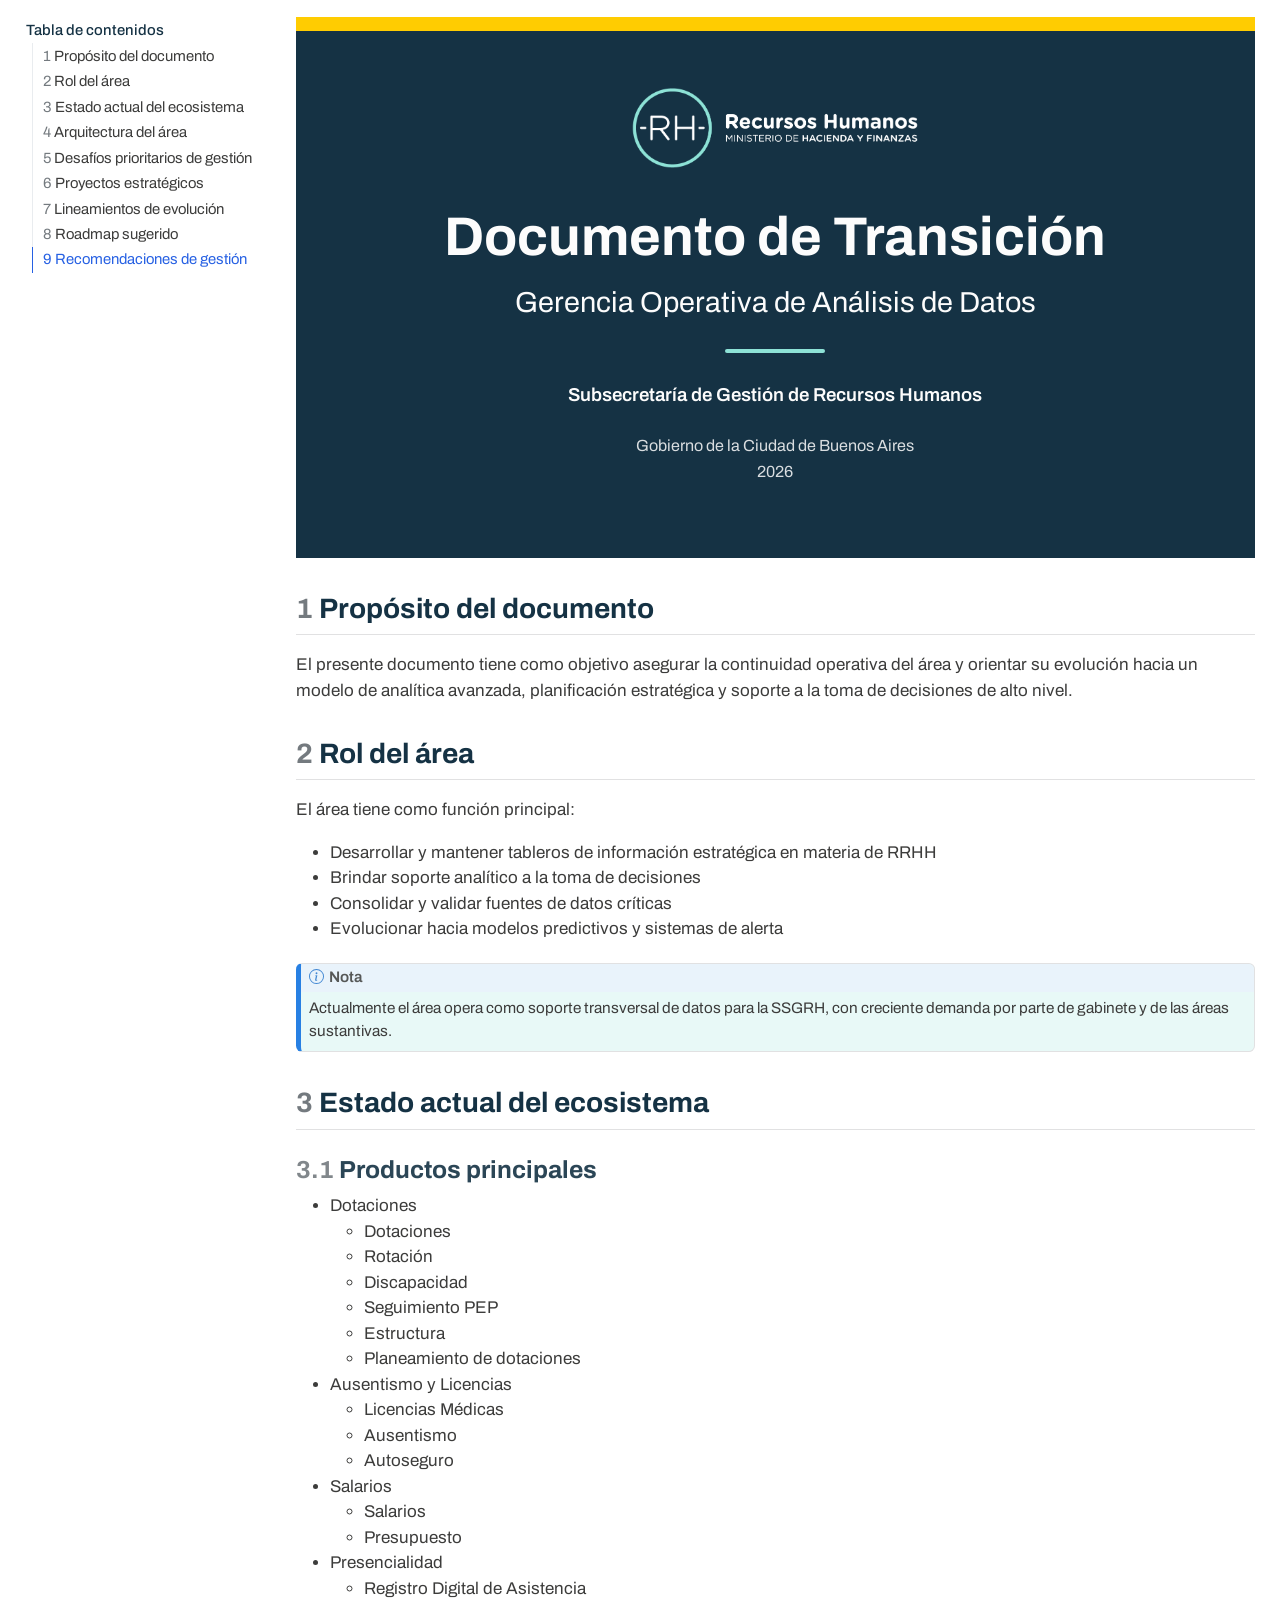
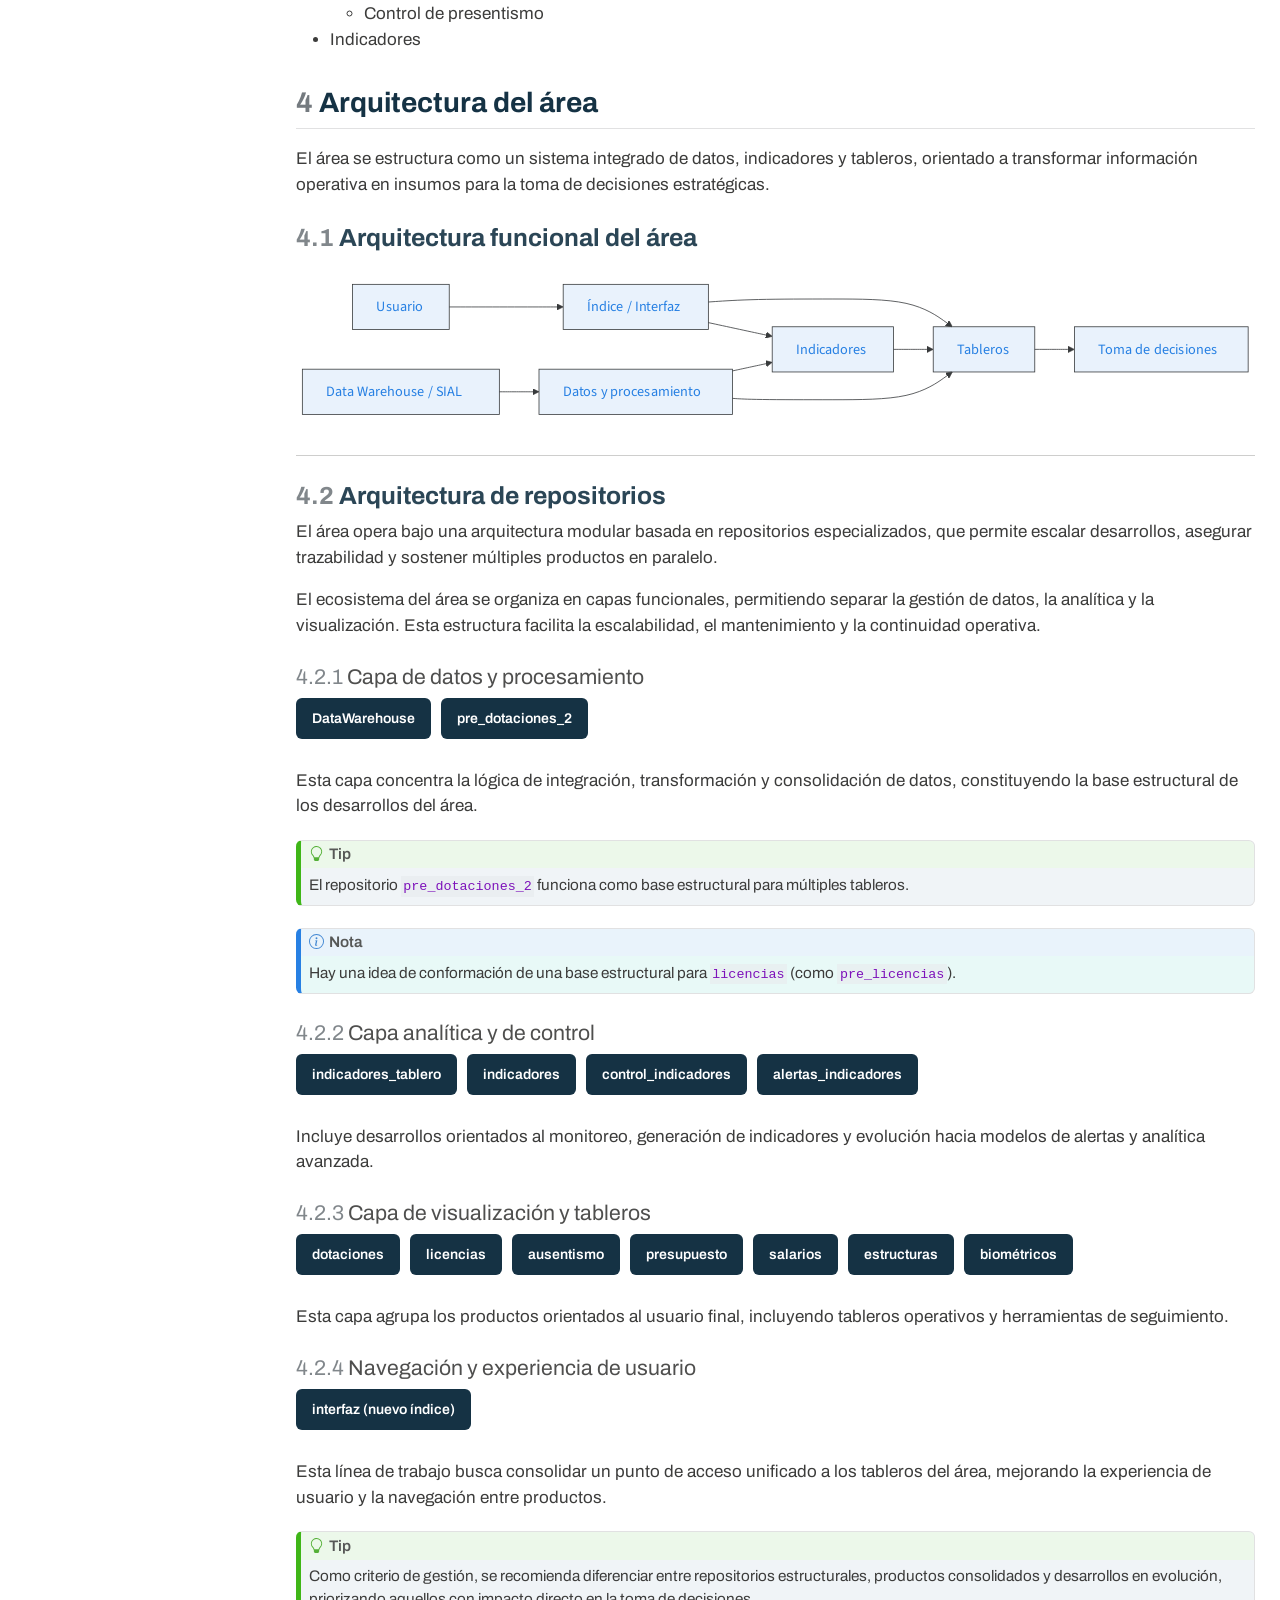
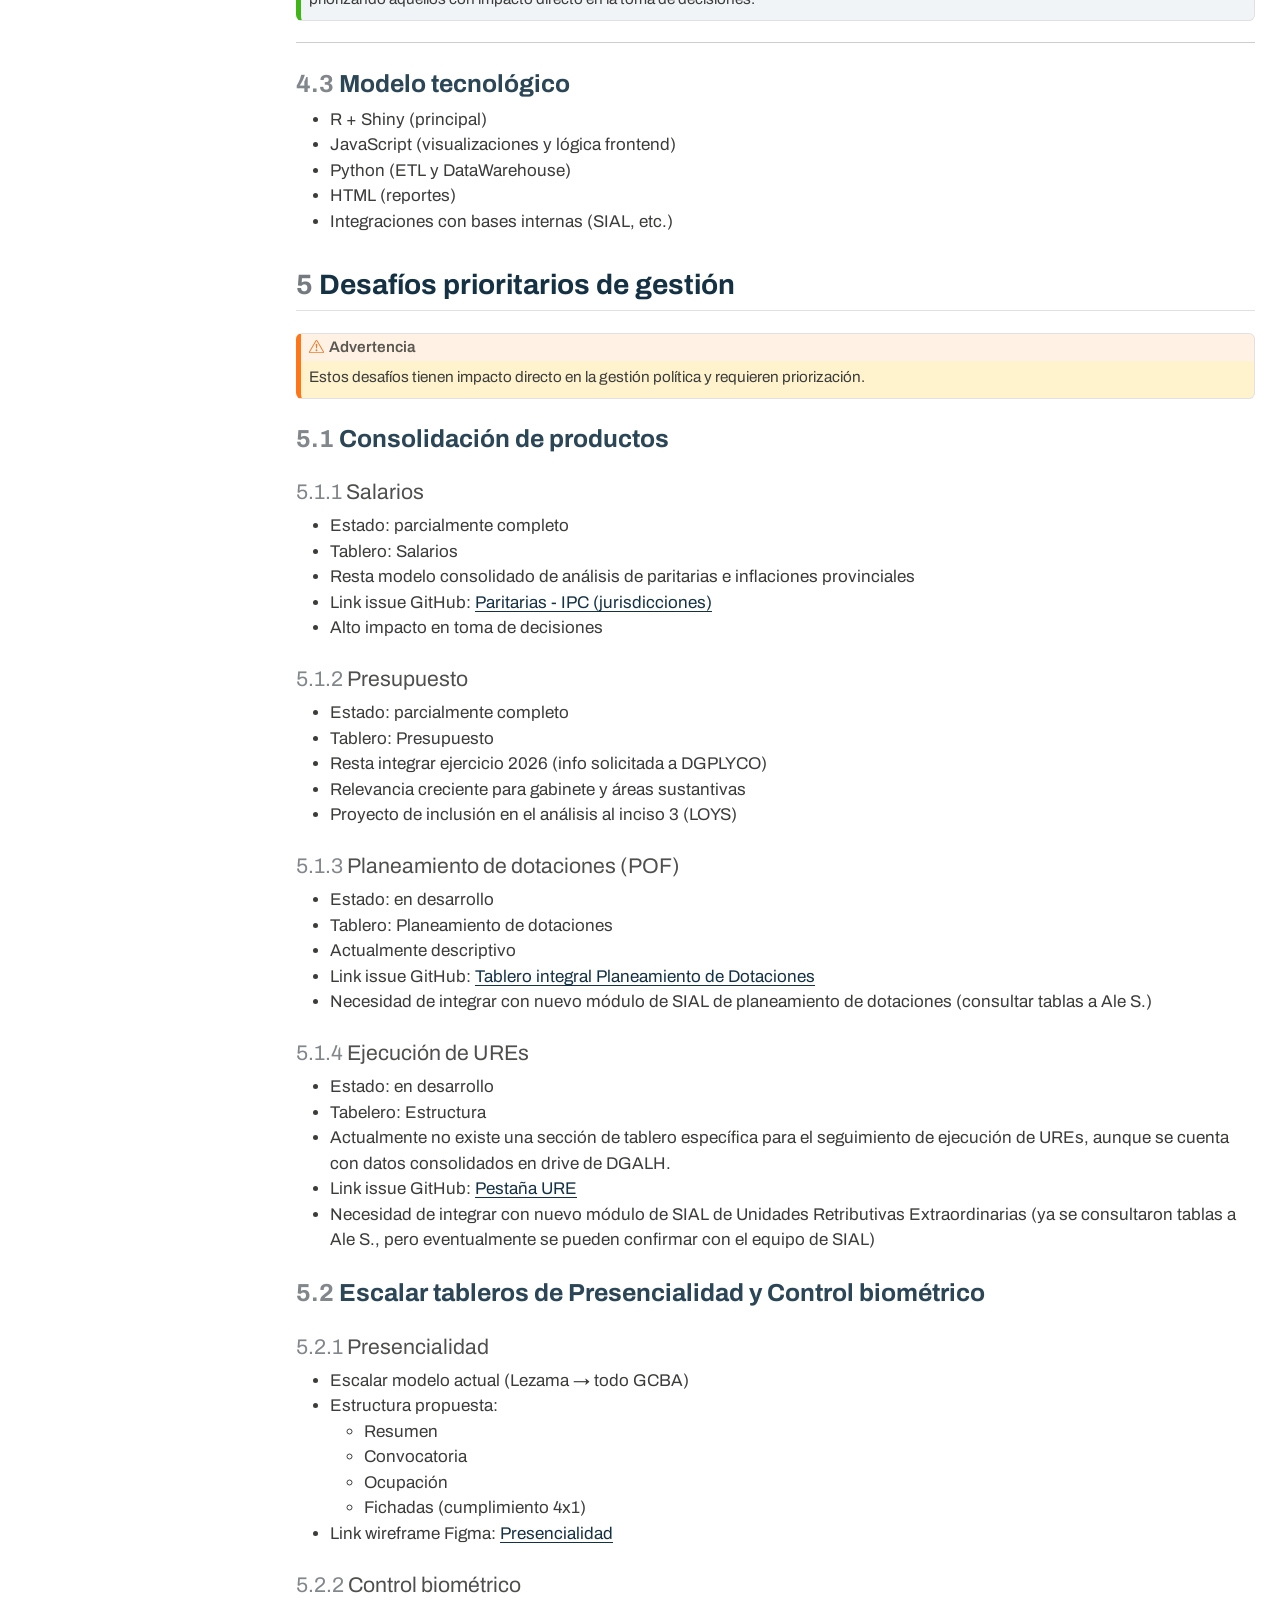
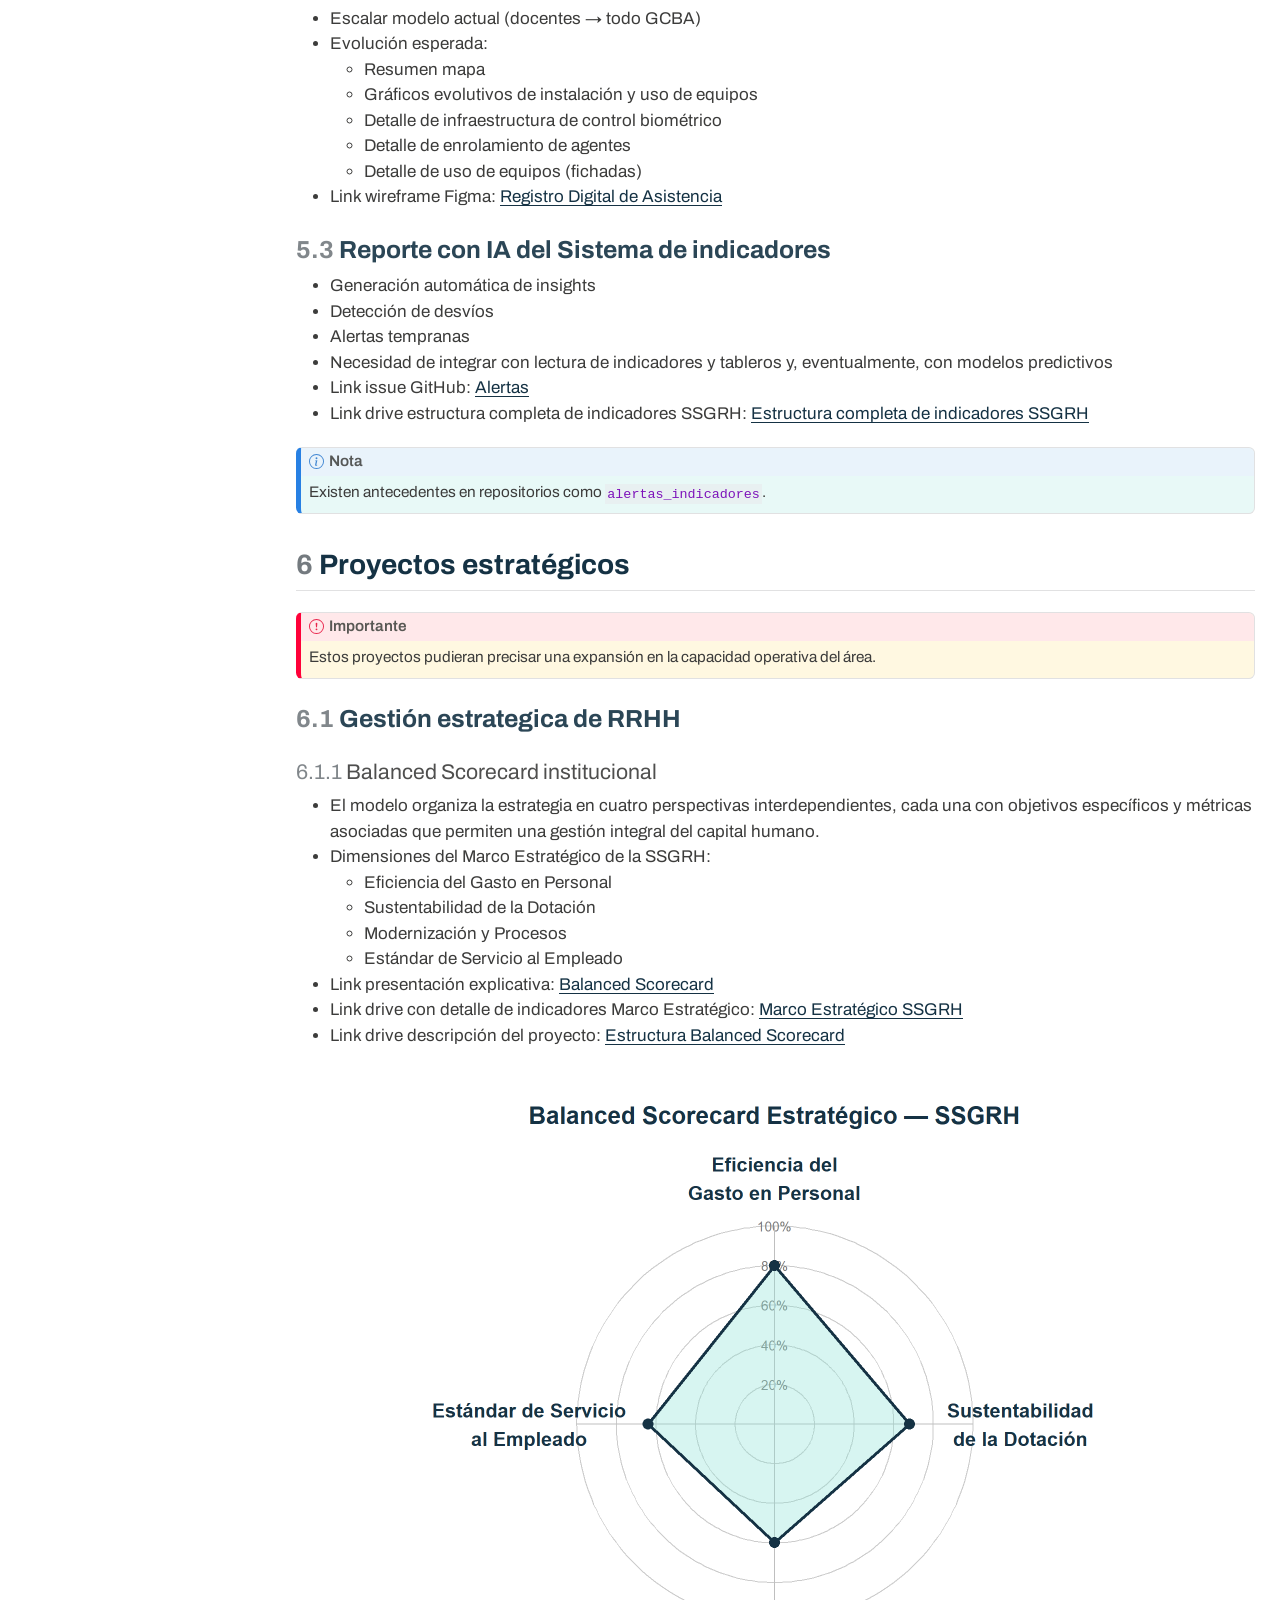
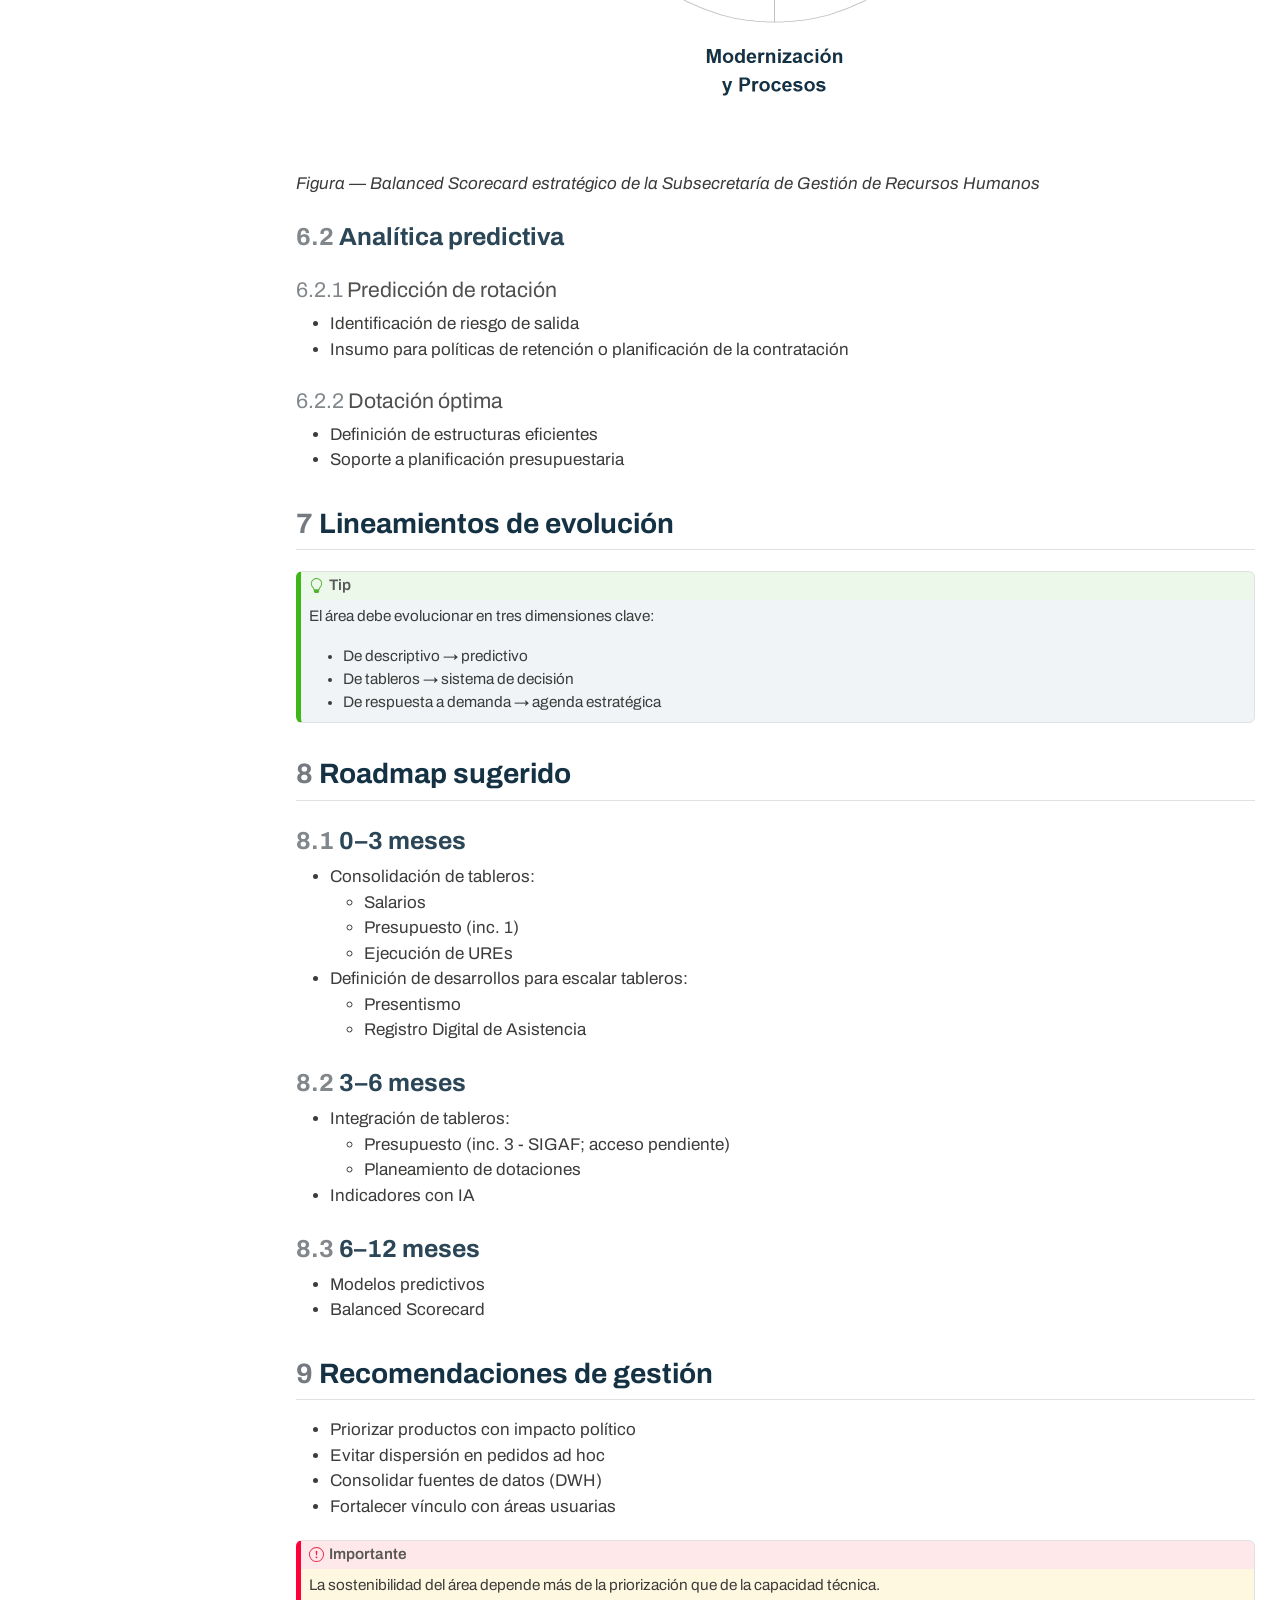
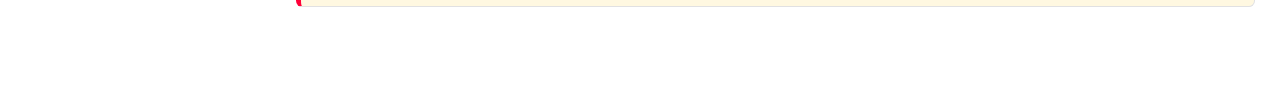
<file: index.html>
<!DOCTYPE html>
<html xmlns="http://www.w3.org/1999/xhtml" lang="es" xml:lang="es"><head>

<meta charset="utf-8">
<meta name="generator" content="quarto-1.9.36">

<meta name="viewport" content="width=device-width, initial-scale=1.0, user-scalable=yes">


<title>documento_transicion_goad</title>
<style>
/* Default styles provided by pandoc.
** See https://pandoc.org/MANUAL.html#variables-for-html for config info.
*/
code{white-space: pre-wrap;}
span.smallcaps{font-variant: small-caps;}
div.columns{display: flex; gap: min(4vw, 1.5em);}
div.column{flex: auto; overflow-x: auto;}
div.hanging-indent{margin-left: 1.5em; text-indent: -1.5em;}
ul.task-list{list-style: none;}
ul.task-list li input[type="checkbox"] {
  width: 0.8em;
  margin: 0 0.8em 0.2em -1em; /* quarto-specific, see https://github.com/quarto-dev/quarto-cli/issues/4556 */ 
  vertical-align: middle;
}
</style>


<script src="documento_transicion_goad_files/libs/clipboard/clipboard.min.js"></script>
<script src="documento_transicion_goad_files/libs/quarto-html/quarto.js" type="module"></script>
<script src="documento_transicion_goad_files/libs/quarto-html/tabsets/tabsets.js" type="module"></script>
<script src="documento_transicion_goad_files/libs/quarto-html/popper.min.js"></script>
<script src="documento_transicion_goad_files/libs/quarto-html/tippy.umd.min.js"></script>
<script src="documento_transicion_goad_files/libs/quarto-html/anchor.min.js"></script>
<link href="documento_transicion_goad_files/libs/quarto-html/tippy.css" rel="stylesheet">
<link href="documento_transicion_goad_files/libs/quarto-html/quarto-syntax-highlighting-845c23b38eaddc0f92fda52bfe77a8c8.css" rel="stylesheet" id="quarto-text-highlighting-styles">
<script src="documento_transicion_goad_files/libs/bootstrap/bootstrap.min.js"></script>
<link href="documento_transicion_goad_files/libs/bootstrap/bootstrap-icons.css" rel="stylesheet">
<link href="documento_transicion_goad_files/libs/bootstrap/bootstrap-67270d1595a62d14f123c043d4fb2f18.min.css" rel="stylesheet" append-hash="true" id="quarto-bootstrap" data-mode="light">
<style>html{ scroll-behavior: smooth; }</style>
<script src="documento_transicion_goad_files/libs/quarto-diagram/mermaid.min.js"></script>
<script src="documento_transicion_goad_files/libs/quarto-diagram/mermaid-init.js"></script>
<link href="documento_transicion_goad_files/libs/quarto-diagram/mermaid.css" rel="stylesheet">


<link rel="stylesheet" href="styles.css">
</head>

<body class="quarto-light">

<div id="quarto-content" class="page-columns page-rows-contents page-layout-full toc-left">
<div id="quarto-sidebar-toc-left" class="sidebar toc-left">
  <nav id="TOC" role="doc-toc" class="toc-active">
    <h2 id="toc-title">Tabla de contenidos</h2>
   
  <ul>
  <li><a href="#propósito-del-documento" id="toc-propósito-del-documento" class="nav-link active" data-scroll-target="#propósito-del-documento"><span class="header-section-number">1</span> Propósito del documento</a></li>
  <li><a href="#rol-del-área" id="toc-rol-del-área" class="nav-link" data-scroll-target="#rol-del-área"><span class="header-section-number">2</span> Rol del área</a></li>
  <li><a href="#estado-actual-del-ecosistema" id="toc-estado-actual-del-ecosistema" class="nav-link" data-scroll-target="#estado-actual-del-ecosistema"><span class="header-section-number">3</span> Estado actual del ecosistema</a>
  <ul class="collapse">
  <li><a href="#productos-principales" id="toc-productos-principales" class="nav-link" data-scroll-target="#productos-principales"><span class="header-section-number">3.1</span> Productos principales</a></li>
  </ul></li>
  <li><a href="#arquitectura-del-área" id="toc-arquitectura-del-área" class="nav-link" data-scroll-target="#arquitectura-del-área"><span class="header-section-number">4</span> Arquitectura del área</a>
  <ul class="collapse">
  <li><a href="#arquitectura-funcional-del-área" id="toc-arquitectura-funcional-del-área" class="nav-link" data-scroll-target="#arquitectura-funcional-del-área"><span class="header-section-number">4.1</span> Arquitectura funcional del área</a></li>
  <li><a href="#arquitectura-de-repositorios" id="toc-arquitectura-de-repositorios" class="nav-link" data-scroll-target="#arquitectura-de-repositorios"><span class="header-section-number">4.2</span> Arquitectura de repositorios</a></li>
  <li><a href="#modelo-tecnológico" id="toc-modelo-tecnológico" class="nav-link" data-scroll-target="#modelo-tecnológico"><span class="header-section-number">4.3</span> Modelo tecnológico</a></li>
  </ul></li>
  <li><a href="#desafíos-prioritarios-de-gestión" id="toc-desafíos-prioritarios-de-gestión" class="nav-link" data-scroll-target="#desafíos-prioritarios-de-gestión"><span class="header-section-number">5</span> Desafíos prioritarios de gestión</a>
  <ul class="collapse">
  <li><a href="#consolidación-de-productos" id="toc-consolidación-de-productos" class="nav-link" data-scroll-target="#consolidación-de-productos"><span class="header-section-number">5.1</span> Consolidación de productos</a></li>
  <li><a href="#escalar-tableros-de-presencialidad-y-control-biométrico" id="toc-escalar-tableros-de-presencialidad-y-control-biométrico" class="nav-link" data-scroll-target="#escalar-tableros-de-presencialidad-y-control-biométrico"><span class="header-section-number">5.2</span> Escalar tableros de Presencialidad y Control biométrico</a></li>
  <li><a href="#reporte-con-ia-del-sistema-de-indicadores" id="toc-reporte-con-ia-del-sistema-de-indicadores" class="nav-link" data-scroll-target="#reporte-con-ia-del-sistema-de-indicadores"><span class="header-section-number">5.3</span> Reporte con IA del Sistema de indicadores</a></li>
  </ul></li>
  <li><a href="#proyectos-estratégicos" id="toc-proyectos-estratégicos" class="nav-link" data-scroll-target="#proyectos-estratégicos"><span class="header-section-number">6</span> Proyectos estratégicos</a>
  <ul class="collapse">
  <li><a href="#gestión-estrategica-de-rrhh" id="toc-gestión-estrategica-de-rrhh" class="nav-link" data-scroll-target="#gestión-estrategica-de-rrhh"><span class="header-section-number">6.1</span> Gestión estrategica de RRHH</a></li>
  <li><a href="#analítica-predictiva" id="toc-analítica-predictiva" class="nav-link" data-scroll-target="#analítica-predictiva"><span class="header-section-number">6.2</span> Analítica predictiva</a></li>
  </ul></li>
  <li><a href="#lineamientos-de-evolución" id="toc-lineamientos-de-evolución" class="nav-link" data-scroll-target="#lineamientos-de-evolución"><span class="header-section-number">7</span> Lineamientos de evolución</a></li>
  <li><a href="#roadmap-sugerido" id="toc-roadmap-sugerido" class="nav-link" data-scroll-target="#roadmap-sugerido"><span class="header-section-number">8</span> Roadmap sugerido</a>
  <ul class="collapse">
  <li><a href="#meses" id="toc-meses" class="nav-link" data-scroll-target="#meses"><span class="header-section-number">8.1</span> 0–3 meses</a></li>
  <li><a href="#meses-1" id="toc-meses-1" class="nav-link" data-scroll-target="#meses-1"><span class="header-section-number">8.2</span> 3–6 meses</a></li>
  <li><a href="#meses-2" id="toc-meses-2" class="nav-link" data-scroll-target="#meses-2"><span class="header-section-number">8.3</span> 6–12 meses</a></li>
  </ul></li>
  <li><a href="#recomendaciones-de-gestión" id="toc-recomendaciones-de-gestión" class="nav-link" data-scroll-target="#recomendaciones-de-gestión"><span class="header-section-number">9</span> Recomendaciones de gestión</a></li>
  </ul>
</nav>
</div>
<div id="quarto-margin-sidebar" class="sidebar margin-sidebar zindex-bottom">
</div>
<main class="content column-page-right" id="quarto-document-content">




<div class="cover">
<div class="cover-topbar">

</div>
<div class="cover-content">
<p><img src="logo.png" class="img-fluid" width="600"></p>
<div class="cover-title">
<p>Documento de Transición</p>
</div>
<div class="cover-subtitle-main">
<p>Gerencia Operativa de Análisis de Datos</p>
</div>
<div class="cover-divider">

</div>
<div class="cover-subtitle">
<p>Subsecretaría de Gestión de Recursos Humanos</p>
</div>
<div class="cover-meta">
<p>Gobierno de la Ciudad de Buenos Aires<br>
2026</p>
</div>
</div>
</div>
<p><link href="https://fonts.googleapis.com/css2?family=Archivo:wght@300;400;600;700&amp;display=swap" rel="stylesheet"></p>
<section id="propósito-del-documento" class="level2" data-number="1">
<h2 data-number="1" class="anchored" data-anchor-id="propósito-del-documento"><span class="header-section-number">1</span> Propósito del documento</h2>
<p>El presente documento tiene como objetivo asegurar la continuidad operativa del área y orientar su evolución hacia un modelo de analítica avanzada, planificación estratégica y soporte a la toma de decisiones de alto nivel.</p>
</section>
<section id="rol-del-área" class="level2" data-number="2">
<h2 data-number="2" class="anchored" data-anchor-id="rol-del-área"><span class="header-section-number">2</span> Rol del área</h2>
<p>El área tiene como función principal:</p>
<ul>
<li>Desarrollar y mantener tableros de información estratégica en materia de RRHH<br>
</li>
<li>Brindar soporte analítico a la toma de decisiones<br>
</li>
<li>Consolidar y validar fuentes de datos críticas<br>
</li>
<li>Evolucionar hacia modelos predictivos y sistemas de alerta</li>
</ul>
<div class="callout callout-style-default callout-note callout-titled">
<div class="callout-header d-flex align-content-center">
<div class="callout-icon-container">
<i class="callout-icon"></i>
</div>
<div class="callout-title-container flex-fill">
Nota
</div>
</div>
<div class="callout-body-container callout-body">
<p>Actualmente el área opera como soporte transversal de datos para la SSGRH, con creciente demanda por parte de gabinete y de las áreas sustantivas.</p>
</div>
</div>
</section>
<section id="estado-actual-del-ecosistema" class="level2" data-number="3">
<h2 data-number="3" class="anchored" data-anchor-id="estado-actual-del-ecosistema"><span class="header-section-number">3</span> Estado actual del ecosistema</h2>
<section id="productos-principales" class="level3" data-number="3.1">
<h3 data-number="3.1" class="anchored" data-anchor-id="productos-principales"><span class="header-section-number">3.1</span> Productos principales</h3>
<ul>
<li>Dotaciones
<ul>
<li>Dotaciones</li>
<li>Rotación</li>
<li>Discapacidad</li>
<li>Seguimiento PEP</li>
<li>Estructura</li>
<li>Planeamiento de dotaciones</li>
</ul></li>
<li>Ausentismo y Licencias
<ul>
<li>Licencias Médicas</li>
<li>Ausentismo</li>
<li>Autoseguro<br>
</li>
</ul></li>
<li>Salarios
<ul>
<li>Salarios</li>
<li>Presupuesto</li>
</ul></li>
<li>Presencialidad
<ul>
<li>Registro Digital de Asistencia</li>
<li>Control de presentismo</li>
</ul></li>
<li>Indicadores</li>
</ul>
</section>
</section>
<section id="arquitectura-del-área" class="level2" data-number="4">
<h2 data-number="4" class="anchored" data-anchor-id="arquitectura-del-área"><span class="header-section-number">4</span> Arquitectura del área</h2>
<p>El área se estructura como un sistema integrado de datos, indicadores y tableros, orientado a transformar información operativa en insumos para la toma de decisiones estratégicas.</p>
<section id="arquitectura-funcional-del-área" class="level3" data-number="4.1">
<h3 data-number="4.1" class="anchored" data-anchor-id="arquitectura-funcional-del-área"><span class="header-section-number">4.1</span> Arquitectura funcional del área</h3>
<div class="mermaid-large">
<div class="cell" data-layout-align="default">
<div class="cell-output-display">
<div>
<p></p><figure class="figure"><p></p>
<div>
<pre class="mermaid mermaid-js">%%{init: {
  "flowchart": {"useMaxWidth": true},
  "themeVariables": {"fontSize": "18px"}
}}%%

flowchart LR

  U[Usuario] --&gt; I[Índice / Interfaz]

  I --&gt; T[Tableros]
  I --&gt; IND[Indicadores]

  DWH[Data Warehouse / SIAL] --&gt; D[Datos y procesamiento]
  D --&gt; IND
  D --&gt; T

  IND --&gt; T
  T --&gt; DEC[Toma de decisiones]
</pre>
</div>
<p></p></figure><p></p>
</div>
</div>
</div>
</div>
<hr>
</section>
<section id="arquitectura-de-repositorios" class="level3" data-number="4.2">
<h3 data-number="4.2" class="anchored" data-anchor-id="arquitectura-de-repositorios"><span class="header-section-number">4.2</span> Arquitectura de repositorios</h3>
<p>El área opera bajo una arquitectura modular basada en repositorios especializados, que permite escalar desarrollos, asegurar trazabilidad y sostener múltiples productos en paralelo.</p>
<p>El ecosistema del área se organiza en capas funcionales, permitiendo separar la gestión de datos, la analítica y la visualización. Esta estructura facilita la escalabilidad, el mantenimiento y la continuidad operativa.</p>
<section id="capa-de-datos-y-procesamiento" class="level4" data-number="4.2.1">
<h4 data-number="4.2.1" class="anchored" data-anchor-id="capa-de-datos-y-procesamiento"><span class="header-section-number">4.2.1</span> Capa de datos y procesamiento</h4>
<div style="display: flex; gap: 10px; flex-wrap: wrap; margin-bottom: 12px;">
<p><a class="repo-btn" href="https://github.com/Datos-SSGRH/DataWarehouse" target="_blank">DataWarehouse</a></p>
<p><a class="repo-btn" href="https://github.com/Datos-SSGRH/pre_dotaciones_2" target="_blank">pre_dotaciones_2</a></p>
</div>
<p>Esta capa concentra la lógica de integración, transformación y consolidación de datos, constituyendo la base estructural de los desarrollos del área.</p>
<div class="callout callout-style-default callout-tip callout-titled">
<div class="callout-header d-flex align-content-center">
<div class="callout-icon-container">
<i class="callout-icon"></i>
</div>
<div class="callout-title-container flex-fill">
Tip
</div>
</div>
<div class="callout-body-container callout-body">
<p>El repositorio <code>pre_dotaciones_2</code> funciona como base estructural para múltiples tableros.</p>
</div>
</div>
<div class="callout callout-style-default callout-note callout-titled">
<div class="callout-header d-flex align-content-center">
<div class="callout-icon-container">
<i class="callout-icon"></i>
</div>
<div class="callout-title-container flex-fill">
Nota
</div>
</div>
<div class="callout-body-container callout-body">
<p>Hay una idea de conformación de una base estructural para <code>licencias</code> (como <code>pre_licencias</code>).</p>
</div>
</div>
</section>
<section id="capa-analítica-y-de-control" class="level4" data-number="4.2.2">
<h4 data-number="4.2.2" class="anchored" data-anchor-id="capa-analítica-y-de-control"><span class="header-section-number">4.2.2</span> Capa analítica y de control</h4>
<div style="display: flex; gap: 10px; flex-wrap: wrap; margin-bottom: 12px;">
<p><a class="repo-btn" href="https://github.com/Datos-SSGRH/indicadores_tablero" target="_blank">indicadores_tablero</a></p>
<p><a class="repo-btn" href="https://github.com/Datos-SSGRH/indicadores" target="_blank">indicadores</a></p>
<p><a class="repo-btn" href="https://github.com/Datos-SSGRH/control_indicadores" target="_blank">control_indicadores</a></p>
<p><a class="repo-btn" href="https://github.com/Datos-SSGRH/alertas_indicadores" target="_blank">alertas_indicadores</a></p>
</div>
<p>Incluye desarrollos orientados al monitoreo, generación de indicadores y evolución hacia modelos de alertas y analítica avanzada.</p>
</section>
<section id="capa-de-visualización-y-tableros" class="level4" data-number="4.2.3">
<h4 data-number="4.2.3" class="anchored" data-anchor-id="capa-de-visualización-y-tableros"><span class="header-section-number">4.2.3</span> Capa de visualización y tableros</h4>
<div style="display: flex; gap: 10px; flex-wrap: wrap; margin-bottom: 12px;">
<p><a class="repo-btn" href="https://github.com/Datos-SSGRH/dotaciones" target="_blank">dotaciones</a></p>
<p><a class="repo-btn" href="https://github.com/Datos-SSGRH/licencias" target="_blank">licencias</a></p>
<p><a class="repo-btn" href="https://github.com/Datos-SSGRH/ausentismo" target="_blank">ausentismo</a></p>
<p><a class="repo-btn" href="https://github.com/Datos-SSGRH/presupuesto" target="_blank">presupuesto</a></p>
<p><a class="repo-btn" href="https://github.com/Datos-SSGRH/salarios" target="_blank">salarios</a></p>
<p><a class="repo-btn" href="https://github.com/Datos-SSGRH/estructura_dotaciones" target="_blank">estructuras</a></p>
<p><a class="repo-btn" href="https://github.com/Datos-SSGRH/monitoreo_biometricos" target="_blank">biométricos</a></p>
</div>
<p>Esta capa agrupa los productos orientados al usuario final, incluyendo tableros operativos y herramientas de seguimiento.</p>
</section>
<section id="navegación-y-experiencia-de-usuario" class="level4" data-number="4.2.4">
<h4 data-number="4.2.4" class="anchored" data-anchor-id="navegación-y-experiencia-de-usuario"><span class="header-section-number">4.2.4</span> Navegación y experiencia de usuario</h4>
<div style="display: flex; gap: 10px; flex-wrap: wrap; margin-bottom: 12px;">
<p><a class="repo-btn repo-data" href="https://github.com/Datos-SSGRH/interfaz" target="_blank">interfaz (nuevo índice)</a></p>
</div>
<p>Esta línea de trabajo busca consolidar un punto de acceso unificado a los tableros del área, mejorando la experiencia de usuario y la navegación entre productos.</p>
<div class="callout callout-style-default callout-tip callout-titled">
<div class="callout-header d-flex align-content-center">
<div class="callout-icon-container">
<i class="callout-icon"></i>
</div>
<div class="callout-title-container flex-fill">
Tip
</div>
</div>
<div class="callout-body-container callout-body">
<p>Como criterio de gestión, se recomienda diferenciar entre repositorios estructurales, productos consolidados y desarrollos en evolución, priorizando aquellos con impacto directo en la toma de decisiones.</p>
</div>
</div>
<hr>
</section>
</section>
<section id="modelo-tecnológico" class="level3" data-number="4.3">
<h3 data-number="4.3" class="anchored" data-anchor-id="modelo-tecnológico"><span class="header-section-number">4.3</span> Modelo tecnológico</h3>
<ul>
<li>R + Shiny (principal)</li>
<li>JavaScript (visualizaciones y lógica frontend)</li>
<li>Python (ETL y DataWarehouse)</li>
<li>HTML (reportes)</li>
<li>Integraciones con bases internas (SIAL, etc.)</li>
</ul>
</section>
</section>
<section id="desafíos-prioritarios-de-gestión" class="level2" data-number="5">
<h2 data-number="5" class="anchored" data-anchor-id="desafíos-prioritarios-de-gestión"><span class="header-section-number">5</span> Desafíos prioritarios de gestión</h2>
<div class="callout callout-style-default callout-warning callout-titled">
<div class="callout-header d-flex align-content-center">
<div class="callout-icon-container">
<i class="callout-icon"></i>
</div>
<div class="callout-title-container flex-fill">
Advertencia
</div>
</div>
<div class="callout-body-container callout-body">
<p>Estos desafíos tienen impacto directo en la gestión política y requieren priorización.</p>
</div>
</div>
<section id="consolidación-de-productos" class="level3" data-number="5.1">
<h3 data-number="5.1" class="anchored" data-anchor-id="consolidación-de-productos"><span class="header-section-number">5.1</span> Consolidación de productos</h3>
<section id="salarios" class="level4" data-number="5.1.1">
<h4 data-number="5.1.1" class="anchored" data-anchor-id="salarios"><span class="header-section-number">5.1.1</span> Salarios</h4>
<ul>
<li>Estado: parcialmente completo</li>
<li>Tablero: Salarios</li>
<li>Resta modelo consolidado de análisis de paritarias e inflaciones provinciales</li>
<li>Link issue GitHub: <a href="https://github.com/Datos-SSGRH/presupuesto/issues/9">Paritarias - IPC (jurisdicciones)</a></li>
<li>Alto impacto en toma de decisiones</li>
</ul>
</section>
<section id="presupuesto" class="level4" data-number="5.1.2">
<h4 data-number="5.1.2" class="anchored" data-anchor-id="presupuesto"><span class="header-section-number">5.1.2</span> Presupuesto</h4>
<ul>
<li>Estado: parcialmente completo</li>
<li>Tablero: Presupuesto</li>
<li>Resta integrar ejercicio 2026 (info solicitada a DGPLYCO)</li>
<li>Relevancia creciente para gabinete y áreas sustantivas</li>
<li>Proyecto de inclusión en el análisis al inciso 3 (LOYS)</li>
</ul>
</section>
<section id="planeamiento-de-dotaciones-pof" class="level4" data-number="5.1.3">
<h4 data-number="5.1.3" class="anchored" data-anchor-id="planeamiento-de-dotaciones-pof"><span class="header-section-number">5.1.3</span> Planeamiento de dotaciones (POF)</h4>
<ul>
<li>Estado: en desarrollo</li>
<li>Tablero: Planeamiento de dotaciones</li>
<li>Actualmente descriptivo</li>
<li>Link issue GitHub: <a href="https://github.com/Datos-SSGRH/dotaciones/issues/23">Tablero integral Planeamiento de Dotaciones</a></li>
<li>Necesidad de integrar con nuevo módulo de SIAL de planeamiento de dotaciones (consultar tablas a Ale S.)</li>
</ul>
</section>
<section id="ejecución-de-ures" class="level4" data-number="5.1.4">
<h4 data-number="5.1.4" class="anchored" data-anchor-id="ejecución-de-ures"><span class="header-section-number">5.1.4</span> Ejecución de UREs</h4>
<ul>
<li>Estado: en desarrollo</li>
<li>Tabelero: Estructura</li>
<li>Actualmente no existe una sección de tablero específica para el seguimiento de ejecución de UREs, aunque se cuenta con datos consolidados en drive de DGALH.</li>
<li>Link issue GitHub: <a href="https://github.com/Datos-SSGRH/estructura_dotaciones/issues/5">Pestaña URE</a></li>
<li>Necesidad de integrar con nuevo módulo de SIAL de Unidades Retributivas Extraordinarias (ya se consultaron tablas a Ale S., pero eventualmente se pueden confirmar con el equipo de SIAL)</li>
</ul>
</section>
</section>
<section id="escalar-tableros-de-presencialidad-y-control-biométrico" class="level3" data-number="5.2">
<h3 data-number="5.2" class="anchored" data-anchor-id="escalar-tableros-de-presencialidad-y-control-biométrico"><span class="header-section-number">5.2</span> Escalar tableros de Presencialidad y Control biométrico</h3>
<section id="presencialidad" class="level4" data-number="5.2.1">
<h4 data-number="5.2.1" class="anchored" data-anchor-id="presencialidad"><span class="header-section-number">5.2.1</span> Presencialidad</h4>
<ul>
<li>Escalar modelo actual (Lezama → todo GCBA)</li>
<li>Estructura propuesta:
<ul>
<li>Resumen</li>
<li>Convocatoria</li>
<li>Ocupación</li>
<li>Fichadas (cumplimiento 4x1)</li>
</ul></li>
<li>Link wireframe Figma: <a href="https://www.figma.com/design/SVTcFv03bWhYXibJ4hVoO5/Presencialidad?node-id=0-1&amp;t=Ln1mUTopMAeKVQ3r-0">Presencialidad</a></li>
</ul>
</section>
<section id="control-biométrico" class="level4" data-number="5.2.2">
<h4 data-number="5.2.2" class="anchored" data-anchor-id="control-biométrico"><span class="header-section-number">5.2.2</span> Control biométrico</h4>
<ul>
<li>Escalar modelo actual (docentes → todo GCBA)</li>
<li>Evolución esperada:
<ul>
<li>Resumen mapa</li>
<li>Gráficos evolutivos de instalación y uso de equipos</li>
<li>Detalle de infraestructura de control biométrico</li>
<li>Detalle de enrolamiento de agentes</li>
<li>Detalle de uso de equipos (fichadas)</li>
</ul></li>
<li>Link wireframe Figma: <a href="https://www.figma.com/design/hesYxP1s79Di79V8lYYOdG/Registro-Digital-de-Asistencia?node-id=4015-746&amp;t=p3Opxxh7VIXgimZC-0">Registro Digital de Asistencia</a></li>
</ul>
</section>
</section>
<section id="reporte-con-ia-del-sistema-de-indicadores" class="level3" data-number="5.3">
<h3 data-number="5.3" class="anchored" data-anchor-id="reporte-con-ia-del-sistema-de-indicadores"><span class="header-section-number">5.3</span> Reporte con IA del Sistema de indicadores</h3>
<ul>
<li>Generación automática de insights<br>
</li>
<li>Detección de desvíos<br>
</li>
<li>Alertas tempranas</li>
<li>Necesidad de integrar con lectura de indicadores y tableros y, eventualmente, con modelos predictivos</li>
<li>Link issue GitHub: <a href="https://github.com/Datos-SSGRH/alertas_indicadores/issues/2">Alertas</a></li>
<li>Link drive estructura completa de indicadores SSGRH: <a href="https://docs.google.com/spreadsheets/d/1zx2raGra3_dXEqzMHGng8-F41W56KN5LzlYmCrm1Gak/edit?gid=0#gid=0">Estructura completa de indicadores SSGRH</a></li>
</ul>
<div class="callout callout-style-default callout-note callout-titled">
<div class="callout-header d-flex align-content-center">
<div class="callout-icon-container">
<i class="callout-icon"></i>
</div>
<div class="callout-title-container flex-fill">
Nota
</div>
</div>
<div class="callout-body-container callout-body">
<p>Existen antecedentes en repositorios como <code>alertas_indicadores</code>.</p>
</div>
</div>
</section>
</section>
<section id="proyectos-estratégicos" class="level2" data-number="6">
<h2 data-number="6" class="anchored" data-anchor-id="proyectos-estratégicos"><span class="header-section-number">6</span> Proyectos estratégicos</h2>
<div class="callout callout-style-default callout-important callout-titled">
<div class="callout-header d-flex align-content-center">
<div class="callout-icon-container">
<i class="callout-icon"></i>
</div>
<div class="callout-title-container flex-fill">
Importante
</div>
</div>
<div class="callout-body-container callout-body">
<p>Estos proyectos pudieran precisar una expansión en la capacidad operativa del área.</p>
</div>
</div>
<section id="gestión-estrategica-de-rrhh" class="level3" data-number="6.1">
<h3 data-number="6.1" class="anchored" data-anchor-id="gestión-estrategica-de-rrhh"><span class="header-section-number">6.1</span> Gestión estrategica de RRHH</h3>
<section id="balanced-scorecard-institucional" class="level4" data-number="6.1.1">
<h4 data-number="6.1.1" class="anchored" data-anchor-id="balanced-scorecard-institucional"><span class="header-section-number">6.1.1</span> Balanced Scorecard institucional</h4>
<ul>
<li>El modelo organiza la estrategia en cuatro perspectivas interdependientes, cada una con objetivos específicos y métricas asociadas que permiten una gestión integral del capital humano.</li>
<li>Dimensiones del Marco Estratégico de la SSGRH:
<ul>
<li>Eficiencia del Gasto en Personal</li>
<li>Sustentabilidad de la Dotación</li>
<li>Modernización y Procesos</li>
<li>Estándar de Servicio al Empleado</li>
</ul></li>
<li>Link presentación explicativa: <a href="https://gamma.app/docs/Balanced-Scorecard-SSGRH-y5dywgy4hzm9aeo?mode=doc">Balanced Scorecard</a></li>
<li>Link drive con detalle de indicadores Marco Estratégico: <a href="https://docs.google.com/spreadsheets/d/1jRtu4C-MRseCCyU1GOYzPxD1N6ZFiOv9/edit?gid=1719972556#gid=1719972556">Marco Estratégico SSGRH</a></li>
<li>Link drive descripción del proyecto: <a href="https://docs.google.com/spreadsheets/d/1mIv5u1aAzDUe3_klngE3Ocb4Xa6CVY3JMEkaI2Zme3Y/edit?gid=700727062#gid=700727062">Estructura Balanced Scorecard</a></li>
</ul>
<div class="cell" data-layout-align="center">
<div class="cell-output-display">
<div class="quarto-figure quarto-figure-center">
<figure class="figure">
<p><img src="documento_transicion_goad_files/figure-html/unnamed-chunk-2-1.png" class="img-fluid quarto-figure quarto-figure-center figure-img" width="864"></p>
</figure>
</div>
</div>
</div>
<p><em>Figura — Balanced Scorecard estratégico de la Subsecretaría de Gestión de Recursos Humanos</em></p>
</section>
</section>
<section id="analítica-predictiva" class="level3" data-number="6.2">
<h3 data-number="6.2" class="anchored" data-anchor-id="analítica-predictiva"><span class="header-section-number">6.2</span> Analítica predictiva</h3>
<section id="predicción-de-rotación" class="level4" data-number="6.2.1">
<h4 data-number="6.2.1" class="anchored" data-anchor-id="predicción-de-rotación"><span class="header-section-number">6.2.1</span> Predicción de rotación</h4>
<ul>
<li>Identificación de riesgo de salida</li>
<li>Insumo para políticas de retención o planificación de la contratación</li>
</ul>
</section>
<section id="dotación-óptima" class="level4" data-number="6.2.2">
<h4 data-number="6.2.2" class="anchored" data-anchor-id="dotación-óptima"><span class="header-section-number">6.2.2</span> Dotación óptima</h4>
<ul>
<li>Definición de estructuras eficientes</li>
<li>Soporte a planificación presupuestaria</li>
</ul>
</section>
</section>
</section>
<section id="lineamientos-de-evolución" class="level2" data-number="7">
<h2 data-number="7" class="anchored" data-anchor-id="lineamientos-de-evolución"><span class="header-section-number">7</span> Lineamientos de evolución</h2>
<div class="callout callout-style-default callout-tip callout-titled">
<div class="callout-header d-flex align-content-center">
<div class="callout-icon-container">
<i class="callout-icon"></i>
</div>
<div class="callout-title-container flex-fill">
Tip
</div>
</div>
<div class="callout-body-container callout-body">
<p>El área debe evolucionar en tres dimensiones clave:</p>
<ul>
<li>De descriptivo → predictivo<br>
</li>
<li>De tableros → sistema de decisión<br>
</li>
<li>De respuesta a demanda → agenda estratégica<br>
</li>
</ul>
</div>
</div>
</section>
<section id="roadmap-sugerido" class="level2" data-number="8">
<h2 data-number="8" class="anchored" data-anchor-id="roadmap-sugerido"><span class="header-section-number">8</span> Roadmap sugerido</h2>
<section id="meses" class="level3" data-number="8.1">
<h3 data-number="8.1" class="anchored" data-anchor-id="meses"><span class="header-section-number">8.1</span> 0–3 meses</h3>
<ul>
<li>Consolidación de tableros:
<ul>
<li>Salarios</li>
<li>Presupuesto (inc. 1)</li>
<li>Ejecución de UREs</li>
</ul></li>
<li>Definición de desarrollos para escalar tableros:
<ul>
<li>Presentismo<br>
</li>
<li>Registro Digital de Asistencia</li>
</ul></li>
</ul>
</section>
<section id="meses-1" class="level3" data-number="8.2">
<h3 data-number="8.2" class="anchored" data-anchor-id="meses-1"><span class="header-section-number">8.2</span> 3–6 meses</h3>
<ul>
<li>Integración de tableros:
<ul>
<li>Presupuesto (inc. 3 - SIGAF; acceso pendiente)</li>
<li>Planeamiento de dotaciones<br>
</li>
</ul></li>
<li>Indicadores con IA</li>
</ul>
</section>
<section id="meses-2" class="level3" data-number="8.3">
<h3 data-number="8.3" class="anchored" data-anchor-id="meses-2"><span class="header-section-number">8.3</span> 6–12 meses</h3>
<ul>
<li>Modelos predictivos<br>
</li>
<li>Balanced Scorecard</li>
</ul>
</section>
</section>
<section id="recomendaciones-de-gestión" class="level2" data-number="9">
<h2 data-number="9" class="anchored" data-anchor-id="recomendaciones-de-gestión"><span class="header-section-number">9</span> Recomendaciones de gestión</h2>
<ul>
<li>Priorizar productos con impacto político<br>
</li>
<li>Evitar dispersión en pedidos ad hoc<br>
</li>
<li>Consolidar fuentes de datos (DWH)</li>
<li>Fortalecer vínculo con áreas usuarias</li>
</ul>
<div class="callout callout-style-default callout-important callout-titled">
<div class="callout-header d-flex align-content-center">
<div class="callout-icon-container">
<i class="callout-icon"></i>
</div>
<div class="callout-title-container flex-fill">
Importante
</div>
</div>
<div class="callout-body-container callout-body">
<p>La sostenibilidad del área depende más de la priorización que de la capacidad técnica.</p>
</div>
</div>
</section>

</main>
<!-- /main column -->
<script id="quarto-html-after-body" type="application/javascript">
  window.document.addEventListener("DOMContentLoaded", function (event) {
    const icon = "";
    const anchorJS = new window.AnchorJS();
    anchorJS.options = {
      placement: 'right',
      icon: icon
    };
    anchorJS.add('.anchored');
    const isCodeAnnotation = (el) => {
      for (const clz of el.classList) {
        if (clz.startsWith('code-annotation-')) {                     
          return true;
        }
      }
      return false;
    }
    const onCopySuccess = function(e) {
      // button target
      const button = e.trigger;
      // don't keep focus
      button.blur();
      // flash "checked"
      button.classList.add('code-copy-button-checked');
      var currentTitle = button.getAttribute("title");
      button.setAttribute("title", "Copiado");
      let tooltip;
      if (window.bootstrap) {
        button.setAttribute("data-bs-toggle", "tooltip");
        button.setAttribute("data-bs-placement", "left");
        button.setAttribute("data-bs-title", "Copiado");
        tooltip = new bootstrap.Tooltip(button, 
          { trigger: "manual", 
            customClass: "code-copy-button-tooltip",
            offset: [0, -8]});
        tooltip.show();    
      }
      setTimeout(function() {
        if (tooltip) {
          tooltip.hide();
          button.removeAttribute("data-bs-title");
          button.removeAttribute("data-bs-toggle");
          button.removeAttribute("data-bs-placement");
        }
        button.setAttribute("title", currentTitle);
        button.classList.remove('code-copy-button-checked');
      }, 1000);
      // clear code selection
      e.clearSelection();
    }
    const getTextToCopy = function(trigger) {
      const outerScaffold = trigger.parentElement.cloneNode(true);
      const codeEl = outerScaffold.querySelector('code');
      for (const childEl of codeEl.children) {
        if (isCodeAnnotation(childEl)) {
          childEl.remove();
        }
      }
      return codeEl.innerText;
    }
    const clipboard = new window.ClipboardJS('.code-copy-button:not([data-in-quarto-modal])', {
      text: getTextToCopy
    });
    clipboard.on('success', onCopySuccess);
    if (window.document.getElementById('quarto-embedded-source-code-modal')) {
      const clipboardModal = new window.ClipboardJS('.code-copy-button[data-in-quarto-modal]', {
        text: getTextToCopy,
        container: window.document.getElementById('quarto-embedded-source-code-modal')
      });
      clipboardModal.on('success', onCopySuccess);
    }
      var localhostRegex = new RegExp(/^(?:http|https):\/\/localhost\:?[0-9]*\//);
      var mailtoRegex = new RegExp(/^mailto:/);
        var filterRegex = new RegExp('/' + window.location.host + '/');
      var isInternal = (href) => {
          return filterRegex.test(href) || localhostRegex.test(href) || mailtoRegex.test(href);
      }
      // Inspect non-navigation links and adorn them if external
     var links = window.document.querySelectorAll('a[href]:not(.nav-link):not(.navbar-brand):not(.toc-action):not(.sidebar-link):not(.sidebar-item-toggle):not(.pagination-link):not(.no-external):not([aria-hidden]):not(.dropdown-item):not(.quarto-navigation-tool):not(.about-link)');
      for (var i=0; i<links.length; i++) {
        const link = links[i];
        if (!isInternal(link.href)) {
          // undo the damage that might have been done by quarto-nav.js in the case of
          // links that we want to consider external
          if (link.dataset.originalHref !== undefined) {
            link.href = link.dataset.originalHref;
          }
        }
      }
    function tippyHover(el, contentFn, onTriggerFn, onUntriggerFn) {
      const config = {
        allowHTML: true,
        maxWidth: 500,
        delay: 100,
        arrow: false,
        appendTo: function(el) {
            return el.parentElement;
        },
        interactive: true,
        interactiveBorder: 10,
        theme: 'quarto',
        placement: 'bottom-start',
      };
      if (contentFn) {
        config.content = contentFn;
      }
      if (onTriggerFn) {
        config.onTrigger = onTriggerFn;
      }
      if (onUntriggerFn) {
        config.onUntrigger = onUntriggerFn;
      }
      window.tippy(el, config); 
    }
    const noterefs = window.document.querySelectorAll('a[role="doc-noteref"]');
    for (var i=0; i<noterefs.length; i++) {
      const ref = noterefs[i];
      tippyHover(ref, function() {
        // use id or data attribute instead here
        let href = ref.getAttribute('data-footnote-href') || ref.getAttribute('href');
        try { href = new URL(href).hash; } catch {}
        const id = href.replace(/^#\/?/, "");
        const note = window.document.getElementById(id);
        if (note) {
          return note.innerHTML;
        } else {
          return "";
        }
      });
    }
    const xrefs = window.document.querySelectorAll('a.quarto-xref');
    const processXRef = (id, note) => {
      // Strip column container classes
      const stripColumnClz = (el) => {
        el.classList.remove("page-full", "page-columns");
        if (el.children) {
          for (const child of el.children) {
            stripColumnClz(child);
          }
        }
      }
      stripColumnClz(note)
      if (id === null || id.startsWith('sec-')) {
        // Special case sections, only their first couple elements
        const container = document.createElement("div");
        if (note.children && note.children.length > 2) {
          container.appendChild(note.children[0].cloneNode(true));
          for (let i = 1; i < note.children.length; i++) {
            const child = note.children[i];
            if (child.tagName === "P" && child.innerText === "") {
              continue;
            } else {
              container.appendChild(child.cloneNode(true));
              break;
            }
          }
          if (window.Quarto?.typesetMath) {
            window.Quarto.typesetMath(container);
          }
          return container.innerHTML
        } else {
          if (window.Quarto?.typesetMath) {
            window.Quarto.typesetMath(note);
          }
          return note.innerHTML;
        }
      } else {
        // Remove any anchor links if they are present
        const anchorLink = note.querySelector('a.anchorjs-link');
        if (anchorLink) {
          anchorLink.remove();
        }
        if (window.Quarto?.typesetMath) {
          window.Quarto.typesetMath(note);
        }
        if (note.classList.contains("callout")) {
          return note.outerHTML;
        } else {
          return note.innerHTML;
        }
      }
    }
    for (var i=0; i<xrefs.length; i++) {
      const xref = xrefs[i];
      tippyHover(xref, undefined, function(instance) {
        instance.disable();
        let url = xref.getAttribute('href');
        let hash = undefined; 
        if (url.startsWith('#')) {
          hash = url;
        } else {
          try { hash = new URL(url).hash; } catch {}
        }
        if (hash) {
          const id = hash.replace(/^#\/?/, "");
          const note = window.document.getElementById(id);
          if (note !== null) {
            try {
              const html = processXRef(id, note.cloneNode(true));
              instance.setContent(html);
            } finally {
              instance.enable();
              instance.show();
            }
          } else {
            // See if we can fetch this
            fetch(url.split('#')[0])
            .then(res => res.text())
            .then(html => {
              const parser = new DOMParser();
              const htmlDoc = parser.parseFromString(html, "text/html");
              const note = htmlDoc.getElementById(id);
              if (note !== null) {
                const html = processXRef(id, note);
                instance.setContent(html);
              } 
            }).finally(() => {
              instance.enable();
              instance.show();
            });
          }
        } else {
          // See if we can fetch a full url (with no hash to target)
          // This is a special case and we should probably do some content thinning / targeting
          fetch(url)
          .then(res => res.text())
          .then(html => {
            const parser = new DOMParser();
            const htmlDoc = parser.parseFromString(html, "text/html");
            const note = htmlDoc.querySelector('main.content');
            if (note !== null) {
              // This should only happen for chapter cross references
              // (since there is no id in the URL)
              // remove the first header
              if (note.children.length > 0 && note.children[0].tagName === "HEADER") {
                note.children[0].remove();
              }
              const html = processXRef(null, note);
              instance.setContent(html);
            } 
          }).finally(() => {
            instance.enable();
            instance.show();
          });
        }
      }, function(instance) {
      });
    }
        let selectedAnnoteEl;
        const selectorForAnnotation = ( cell, annotation) => {
          let cellAttr = 'data-code-cell="' + cell + '"';
          let lineAttr = 'data-code-annotation="' +  annotation + '"';
          const selector = 'span[' + cellAttr + '][' + lineAttr + ']';
          return selector;
        }
        const selectCodeLines = (annoteEl) => {
          const doc = window.document;
          const targetCell = annoteEl.getAttribute("data-target-cell");
          const targetAnnotation = annoteEl.getAttribute("data-target-annotation");
          const annoteSpan = window.document.querySelector(selectorForAnnotation(targetCell, targetAnnotation));
          const lines = annoteSpan.getAttribute("data-code-lines").split(",");
          const lineIds = lines.map((line) => {
            return targetCell + "-" + line;
          })
          let top = null;
          let height = null;
          let parent = null;
          if (lineIds.length > 0) {
              //compute the position of the single el (top and bottom and make a div)
              const el = window.document.getElementById(lineIds[0]);
              top = el.offsetTop;
              height = el.offsetHeight;
              parent = el.parentElement.parentElement;
            if (lineIds.length > 1) {
              const lastEl = window.document.getElementById(lineIds[lineIds.length - 1]);
              const bottom = lastEl.offsetTop + lastEl.offsetHeight;
              height = bottom - top;
            }
            if (top !== null && height !== null && parent !== null) {
              // cook up a div (if necessary) and position it 
              let div = window.document.getElementById("code-annotation-line-highlight");
              if (div === null) {
                div = window.document.createElement("div");
                div.setAttribute("id", "code-annotation-line-highlight");
                div.style.position = 'absolute';
                parent.appendChild(div);
              }
              div.style.top = top - 2 + "px";
              div.style.height = height + 4 + "px";
              div.style.left = 0;
              let gutterDiv = window.document.getElementById("code-annotation-line-highlight-gutter");
              if (gutterDiv === null) {
                gutterDiv = window.document.createElement("div");
                gutterDiv.setAttribute("id", "code-annotation-line-highlight-gutter");
                gutterDiv.style.position = 'absolute';
                const codeCell = window.document.getElementById(targetCell);
                const gutter = codeCell.querySelector('.code-annotation-gutter');
                gutter.appendChild(gutterDiv);
              }
              gutterDiv.style.top = top - 2 + "px";
              gutterDiv.style.height = height + 4 + "px";
            }
            selectedAnnoteEl = annoteEl;
          }
        };
        const unselectCodeLines = () => {
          const elementsIds = ["code-annotation-line-highlight", "code-annotation-line-highlight-gutter"];
          elementsIds.forEach((elId) => {
            const div = window.document.getElementById(elId);
            if (div) {
              div.remove();
            }
          });
          selectedAnnoteEl = undefined;
        };
          // Handle positioning of the toggle
      window.addEventListener(
        "resize",
        throttle(() => {
          elRect = undefined;
          if (selectedAnnoteEl) {
            selectCodeLines(selectedAnnoteEl);
          }
        }, 10)
      );
      function throttle(fn, ms) {
      let throttle = false;
      let timer;
        return (...args) => {
          if(!throttle) { // first call gets through
              fn.apply(this, args);
              throttle = true;
          } else { // all the others get throttled
              if(timer) clearTimeout(timer); // cancel #2
              timer = setTimeout(() => {
                fn.apply(this, args);
                timer = throttle = false;
              }, ms);
          }
        };
      }
        // Attach click handler to the DT
        const annoteDls = window.document.querySelectorAll('dt[data-target-cell]');
        for (const annoteDlNode of annoteDls) {
          annoteDlNode.addEventListener('click', (event) => {
            const clickedEl = event.target;
            if (clickedEl !== selectedAnnoteEl) {
              unselectCodeLines();
              const activeEl = window.document.querySelector('dt[data-target-cell].code-annotation-active');
              if (activeEl) {
                activeEl.classList.remove('code-annotation-active');
              }
              selectCodeLines(clickedEl);
              clickedEl.classList.add('code-annotation-active');
            } else {
              // Unselect the line
              unselectCodeLines();
              clickedEl.classList.remove('code-annotation-active');
            }
          });
        }
    const findCites = (el) => {
      const parentEl = el.parentElement;
      if (parentEl) {
        const cites = parentEl.dataset.cites;
        if (cites) {
          return {
            el,
            cites: cites.split(' ')
          };
        } else {
          return findCites(el.parentElement)
        }
      } else {
        return undefined;
      }
    };
    var bibliorefs = window.document.querySelectorAll('a[role="doc-biblioref"]');
    for (var i=0; i<bibliorefs.length; i++) {
      const ref = bibliorefs[i];
      const citeInfo = findCites(ref);
      if (citeInfo) {
        tippyHover(citeInfo.el, function() {
          var popup = window.document.createElement('div');
          citeInfo.cites.forEach(function(cite) {
            var citeDiv = window.document.createElement('div');
            citeDiv.classList.add('hanging-indent');
            citeDiv.classList.add('csl-entry');
            var biblioDiv = window.document.getElementById('ref-' + cite);
            if (biblioDiv) {
              citeDiv.innerHTML = biblioDiv.innerHTML;
            }
            popup.appendChild(citeDiv);
          });
          return popup.innerHTML;
        });
      }
    }
  });
  </script>
</div> <!-- /content -->




<script src="documento_transicion_goad_files/libs/quarto-html/zenscroll-min.js"></script>
</body></html>
</file>
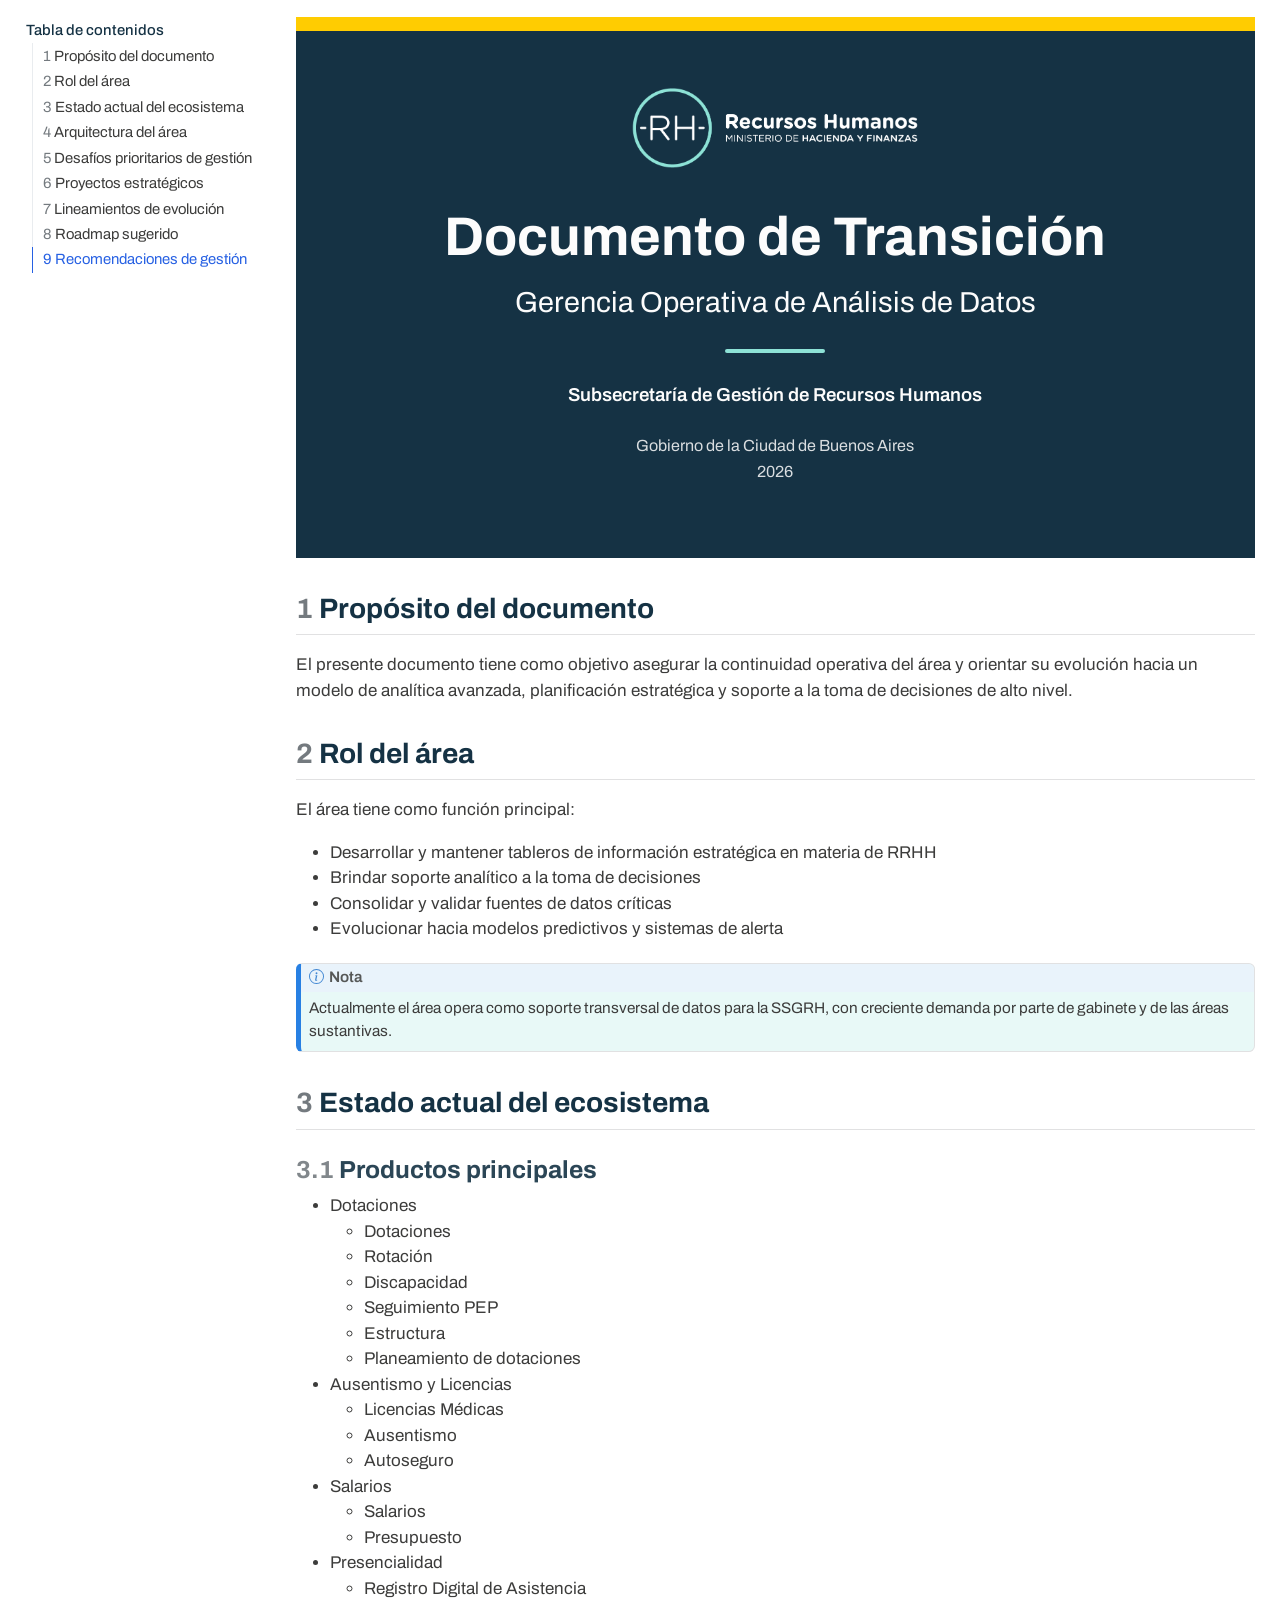
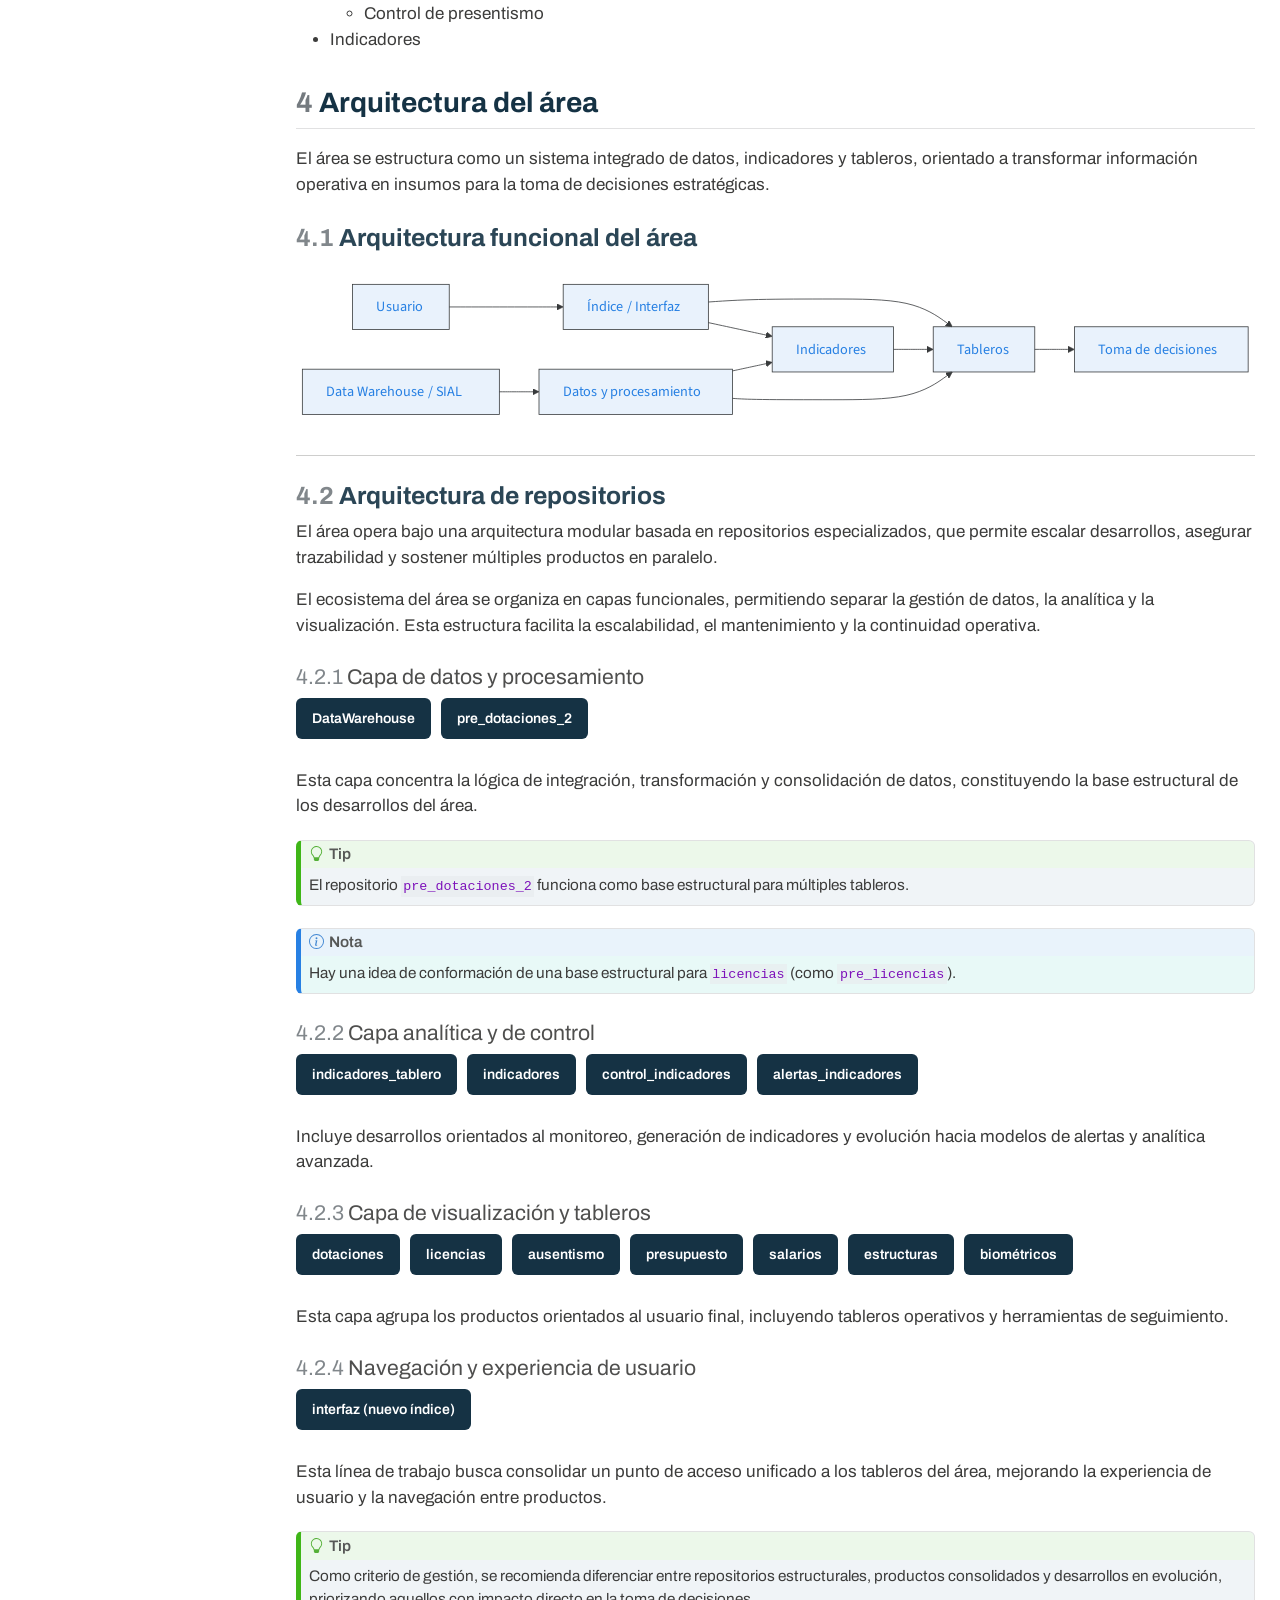
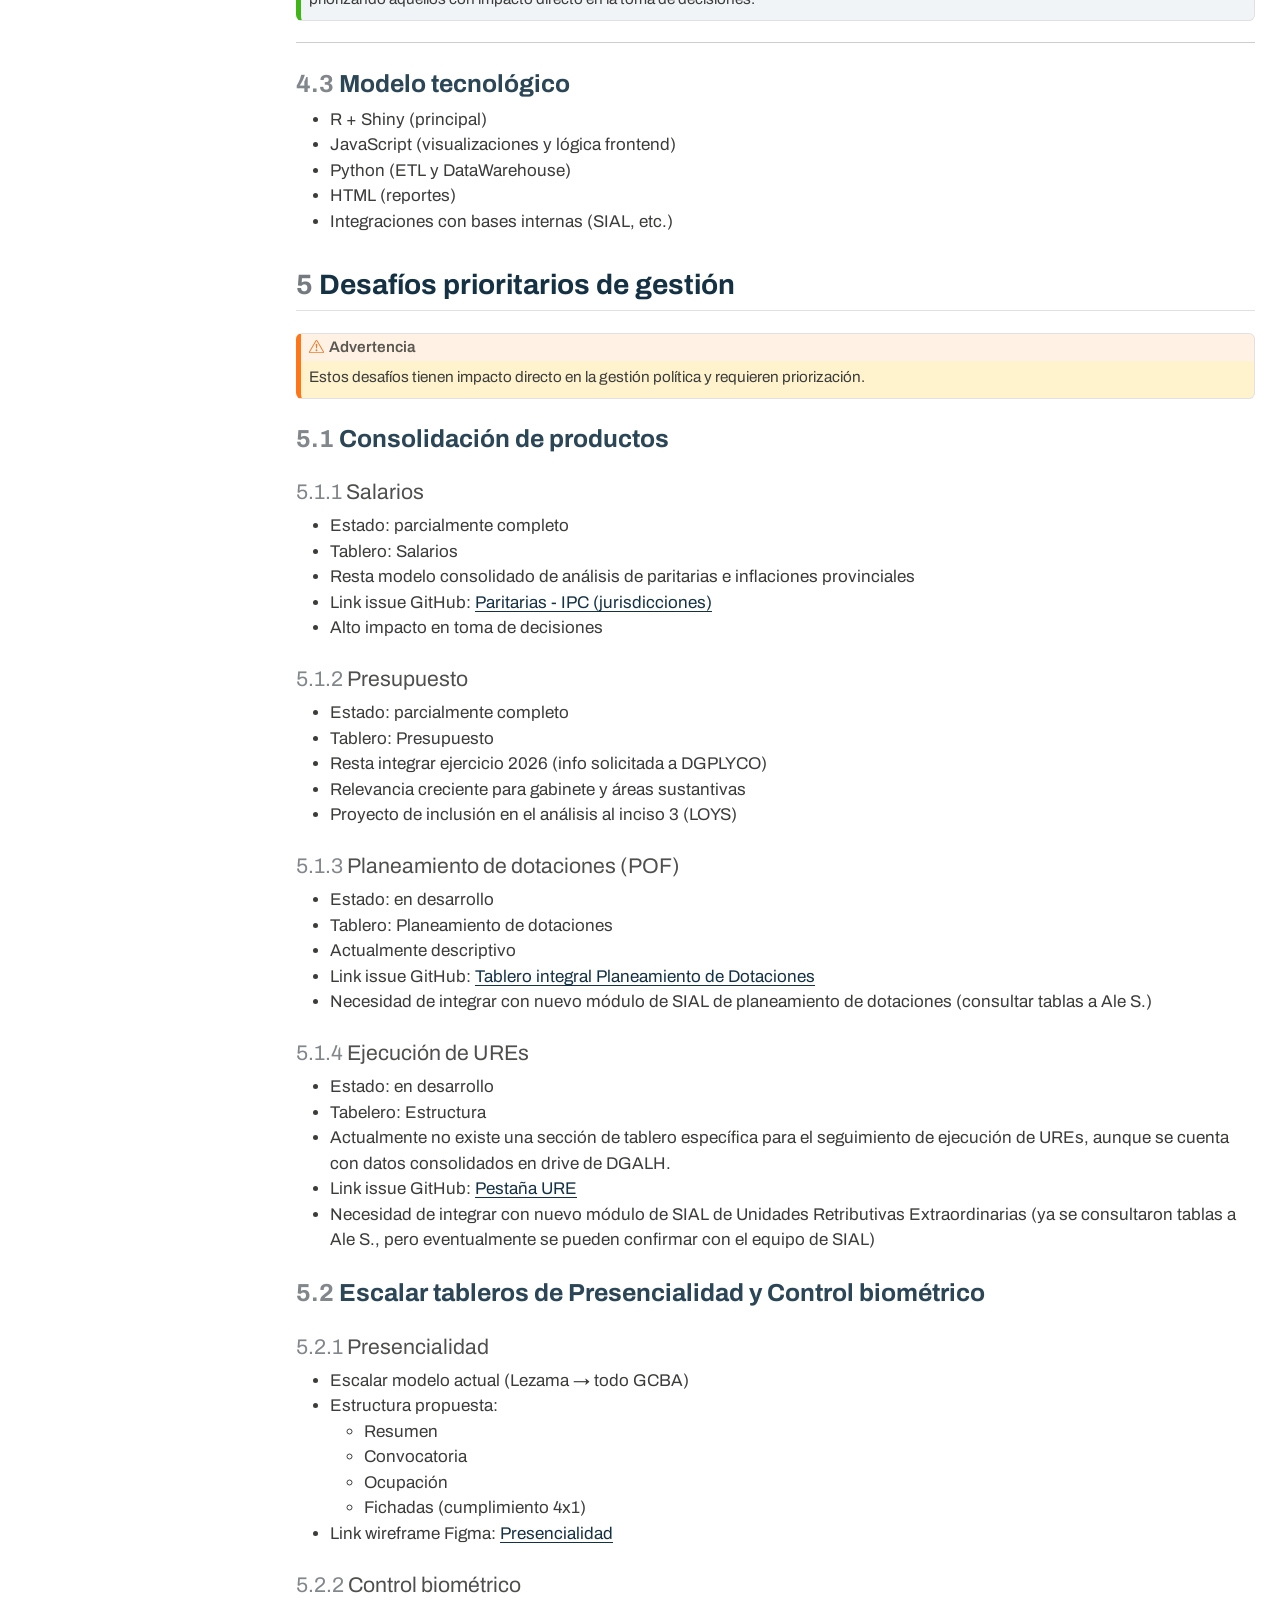
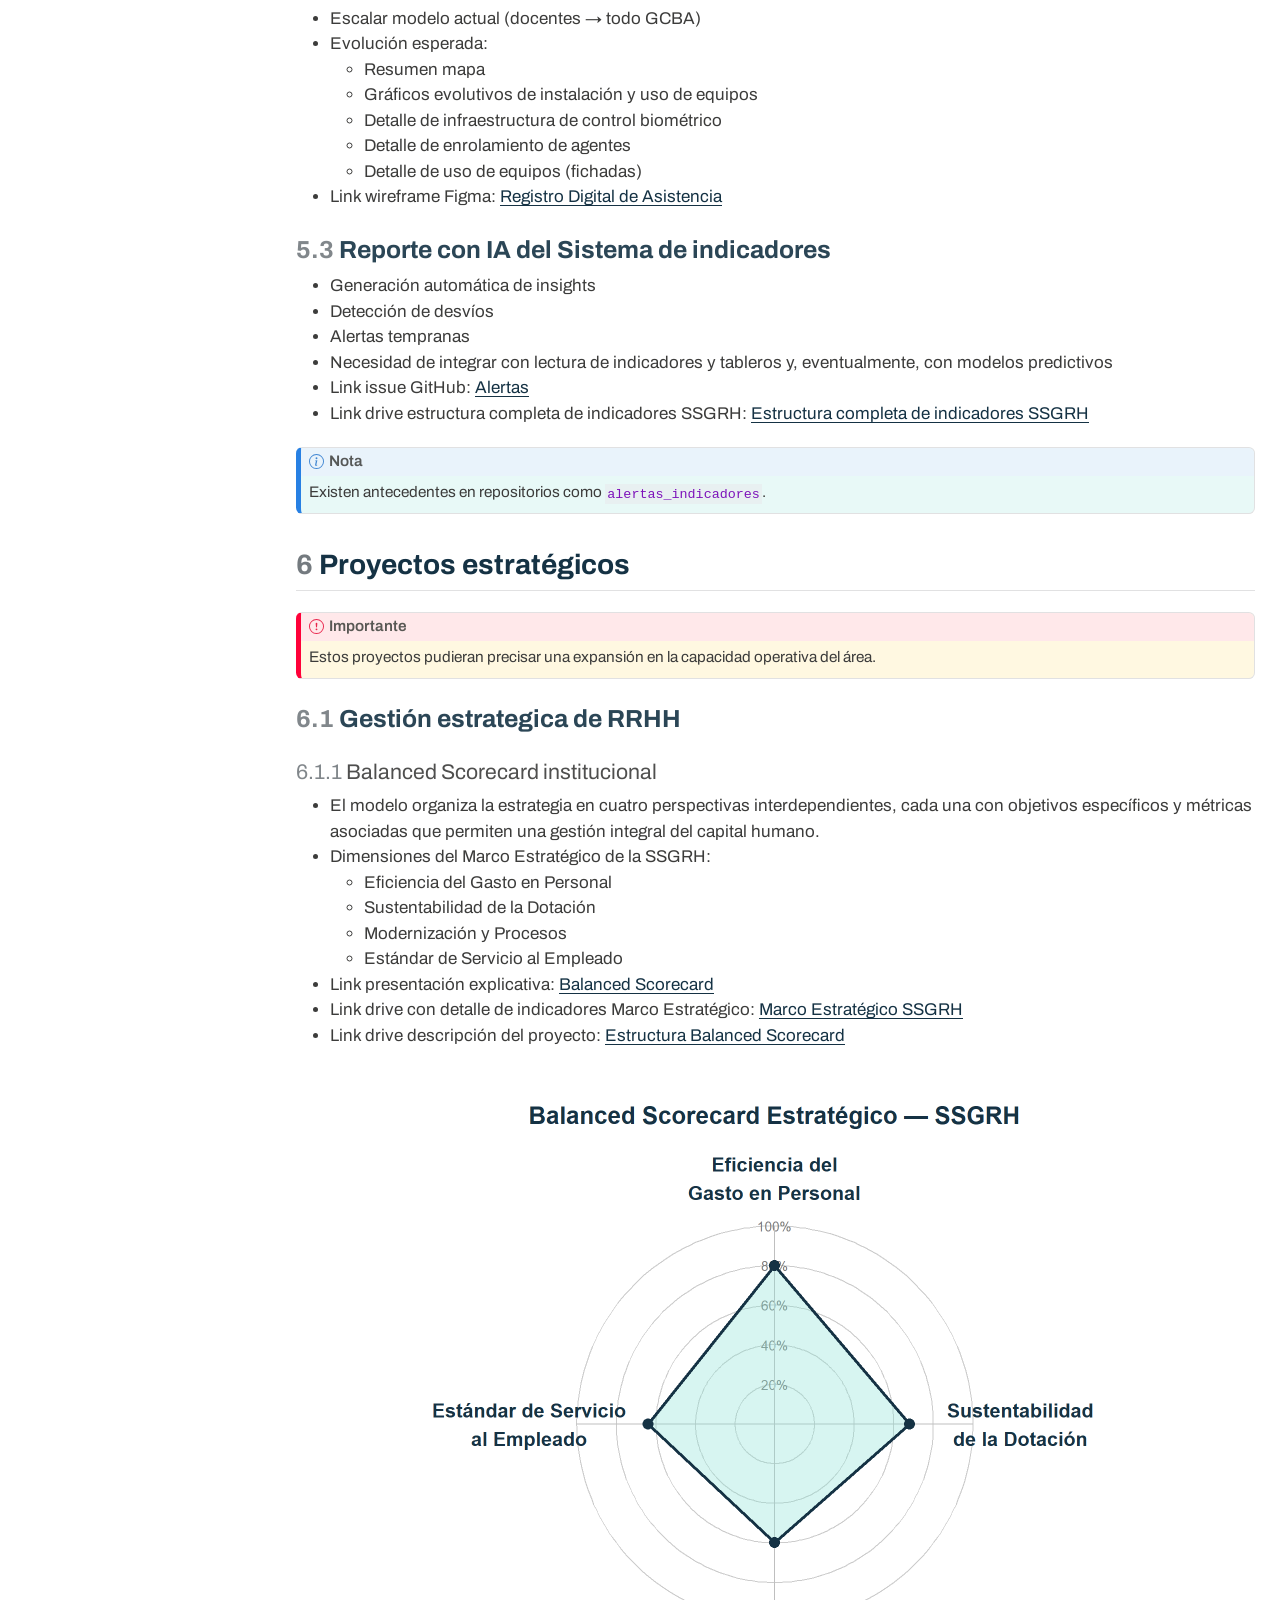
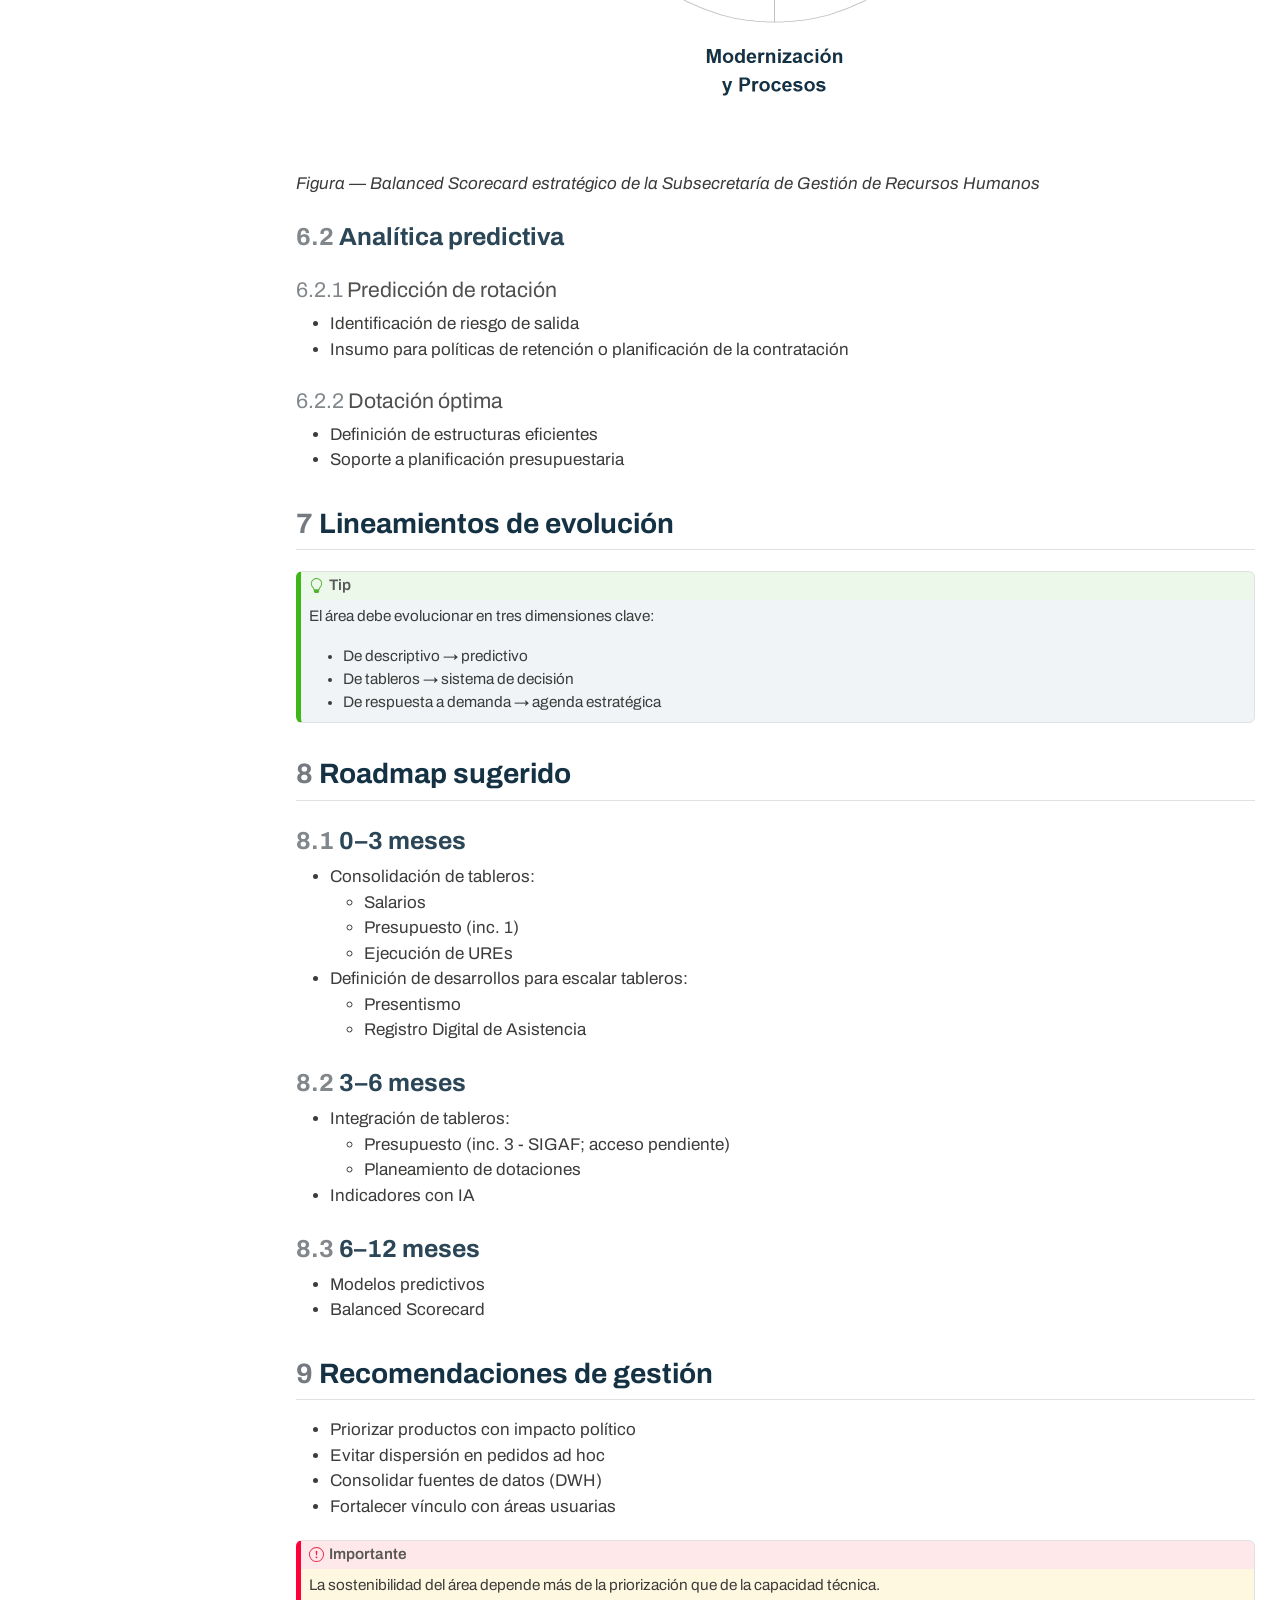
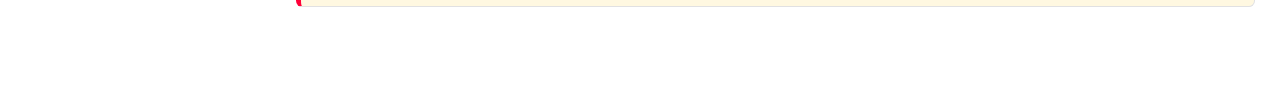
<file: documento_transicion_goad.html>
<!DOCTYPE html>
<html xmlns="http://www.w3.org/1999/xhtml" lang="es" xml:lang="es"><head>

<meta charset="utf-8">
<meta name="generator" content="quarto-1.9.36">

<meta name="viewport" content="width=device-width, initial-scale=1.0, user-scalable=yes">


<title>documento_transicion_goad</title>
<style>
/* Default styles provided by pandoc.
** See https://pandoc.org/MANUAL.html#variables-for-html for config info.
*/
code{white-space: pre-wrap;}
span.smallcaps{font-variant: small-caps;}
div.columns{display: flex; gap: min(4vw, 1.5em);}
div.column{flex: auto; overflow-x: auto;}
div.hanging-indent{margin-left: 1.5em; text-indent: -1.5em;}
ul.task-list{list-style: none;}
ul.task-list li input[type="checkbox"] {
  width: 0.8em;
  margin: 0 0.8em 0.2em -1em; /* quarto-specific, see https://github.com/quarto-dev/quarto-cli/issues/4556 */ 
  vertical-align: middle;
}
</style>


<script src="documento_transicion_goad_files/libs/clipboard/clipboard.min.js"></script>
<script src="documento_transicion_goad_files/libs/quarto-html/quarto.js" type="module"></script>
<script src="documento_transicion_goad_files/libs/quarto-html/tabsets/tabsets.js" type="module"></script>
<script src="documento_transicion_goad_files/libs/quarto-html/popper.min.js"></script>
<script src="documento_transicion_goad_files/libs/quarto-html/tippy.umd.min.js"></script>
<script src="documento_transicion_goad_files/libs/quarto-html/anchor.min.js"></script>
<link href="documento_transicion_goad_files/libs/quarto-html/tippy.css" rel="stylesheet">
<link href="documento_transicion_goad_files/libs/quarto-html/quarto-syntax-highlighting-845c23b38eaddc0f92fda52bfe77a8c8.css" rel="stylesheet" id="quarto-text-highlighting-styles">
<script src="documento_transicion_goad_files/libs/bootstrap/bootstrap.min.js"></script>
<link href="documento_transicion_goad_files/libs/bootstrap/bootstrap-icons.css" rel="stylesheet">
<link href="documento_transicion_goad_files/libs/bootstrap/bootstrap-67270d1595a62d14f123c043d4fb2f18.min.css" rel="stylesheet" append-hash="true" id="quarto-bootstrap" data-mode="light">
<style>html{ scroll-behavior: smooth; }</style>
<script src="documento_transicion_goad_files/libs/quarto-diagram/mermaid.min.js"></script>
<script src="documento_transicion_goad_files/libs/quarto-diagram/mermaid-init.js"></script>
<link href="documento_transicion_goad_files/libs/quarto-diagram/mermaid.css" rel="stylesheet">


<link rel="stylesheet" href="styles.css">
</head>

<body class="quarto-light">

<div id="quarto-content" class="page-columns page-rows-contents page-layout-full toc-left">
<div id="quarto-sidebar-toc-left" class="sidebar toc-left">
  <nav id="TOC" role="doc-toc" class="toc-active">
    <h2 id="toc-title">Tabla de contenidos</h2>
   
  <ul>
  <li><a href="#propósito-del-documento" id="toc-propósito-del-documento" class="nav-link active" data-scroll-target="#propósito-del-documento"><span class="header-section-number">1</span> Propósito del documento</a></li>
  <li><a href="#rol-del-área" id="toc-rol-del-área" class="nav-link" data-scroll-target="#rol-del-área"><span class="header-section-number">2</span> Rol del área</a></li>
  <li><a href="#estado-actual-del-ecosistema" id="toc-estado-actual-del-ecosistema" class="nav-link" data-scroll-target="#estado-actual-del-ecosistema"><span class="header-section-number">3</span> Estado actual del ecosistema</a>
  <ul class="collapse">
  <li><a href="#productos-principales" id="toc-productos-principales" class="nav-link" data-scroll-target="#productos-principales"><span class="header-section-number">3.1</span> Productos principales</a></li>
  </ul></li>
  <li><a href="#arquitectura-del-área" id="toc-arquitectura-del-área" class="nav-link" data-scroll-target="#arquitectura-del-área"><span class="header-section-number">4</span> Arquitectura del área</a>
  <ul class="collapse">
  <li><a href="#arquitectura-funcional-del-área" id="toc-arquitectura-funcional-del-área" class="nav-link" data-scroll-target="#arquitectura-funcional-del-área"><span class="header-section-number">4.1</span> Arquitectura funcional del área</a></li>
  <li><a href="#arquitectura-de-repositorios" id="toc-arquitectura-de-repositorios" class="nav-link" data-scroll-target="#arquitectura-de-repositorios"><span class="header-section-number">4.2</span> Arquitectura de repositorios</a></li>
  <li><a href="#modelo-tecnológico" id="toc-modelo-tecnológico" class="nav-link" data-scroll-target="#modelo-tecnológico"><span class="header-section-number">4.3</span> Modelo tecnológico</a></li>
  </ul></li>
  <li><a href="#desafíos-prioritarios-de-gestión" id="toc-desafíos-prioritarios-de-gestión" class="nav-link" data-scroll-target="#desafíos-prioritarios-de-gestión"><span class="header-section-number">5</span> Desafíos prioritarios de gestión</a>
  <ul class="collapse">
  <li><a href="#consolidación-de-productos" id="toc-consolidación-de-productos" class="nav-link" data-scroll-target="#consolidación-de-productos"><span class="header-section-number">5.1</span> Consolidación de productos</a></li>
  <li><a href="#escalar-tableros-de-presencialidad-y-control-biométrico" id="toc-escalar-tableros-de-presencialidad-y-control-biométrico" class="nav-link" data-scroll-target="#escalar-tableros-de-presencialidad-y-control-biométrico"><span class="header-section-number">5.2</span> Escalar tableros de Presencialidad y Control biométrico</a></li>
  <li><a href="#reporte-con-ia-del-sistema-de-indicadores" id="toc-reporte-con-ia-del-sistema-de-indicadores" class="nav-link" data-scroll-target="#reporte-con-ia-del-sistema-de-indicadores"><span class="header-section-number">5.3</span> Reporte con IA del Sistema de indicadores</a></li>
  </ul></li>
  <li><a href="#proyectos-estratégicos" id="toc-proyectos-estratégicos" class="nav-link" data-scroll-target="#proyectos-estratégicos"><span class="header-section-number">6</span> Proyectos estratégicos</a>
  <ul class="collapse">
  <li><a href="#gestión-estrategica-de-rrhh" id="toc-gestión-estrategica-de-rrhh" class="nav-link" data-scroll-target="#gestión-estrategica-de-rrhh"><span class="header-section-number">6.1</span> Gestión estrategica de RRHH</a></li>
  <li><a href="#analítica-predictiva" id="toc-analítica-predictiva" class="nav-link" data-scroll-target="#analítica-predictiva"><span class="header-section-number">6.2</span> Analítica predictiva</a></li>
  </ul></li>
  <li><a href="#lineamientos-de-evolución" id="toc-lineamientos-de-evolución" class="nav-link" data-scroll-target="#lineamientos-de-evolución"><span class="header-section-number">7</span> Lineamientos de evolución</a></li>
  <li><a href="#roadmap-sugerido" id="toc-roadmap-sugerido" class="nav-link" data-scroll-target="#roadmap-sugerido"><span class="header-section-number">8</span> Roadmap sugerido</a>
  <ul class="collapse">
  <li><a href="#meses" id="toc-meses" class="nav-link" data-scroll-target="#meses"><span class="header-section-number">8.1</span> 0–3 meses</a></li>
  <li><a href="#meses-1" id="toc-meses-1" class="nav-link" data-scroll-target="#meses-1"><span class="header-section-number">8.2</span> 3–6 meses</a></li>
  <li><a href="#meses-2" id="toc-meses-2" class="nav-link" data-scroll-target="#meses-2"><span class="header-section-number">8.3</span> 6–12 meses</a></li>
  </ul></li>
  <li><a href="#recomendaciones-de-gestión" id="toc-recomendaciones-de-gestión" class="nav-link" data-scroll-target="#recomendaciones-de-gestión"><span class="header-section-number">9</span> Recomendaciones de gestión</a></li>
  </ul>
</nav>
</div>
<div id="quarto-margin-sidebar" class="sidebar margin-sidebar zindex-bottom">
</div>
<main class="content column-page-right" id="quarto-document-content">




<div class="cover">
<div class="cover-topbar">

</div>
<div class="cover-content">
<p><img src="logo.png" class="img-fluid" width="600"></p>
<div class="cover-title">
<p>Documento de Transición</p>
</div>
<div class="cover-subtitle-main">
<p>Gerencia Operativa de Análisis de Datos</p>
</div>
<div class="cover-divider">

</div>
<div class="cover-subtitle">
<p>Subsecretaría de Gestión de Recursos Humanos</p>
</div>
<div class="cover-meta">
<p>Gobierno de la Ciudad de Buenos Aires<br>
2026</p>
</div>
</div>
</div>
<p><link href="https://fonts.googleapis.com/css2?family=Archivo:wght@300;400;600;700&amp;display=swap" rel="stylesheet"></p>
<section id="propósito-del-documento" class="level2" data-number="1">
<h2 data-number="1" class="anchored" data-anchor-id="propósito-del-documento"><span class="header-section-number">1</span> Propósito del documento</h2>
<p>El presente documento tiene como objetivo asegurar la continuidad operativa del área y orientar su evolución hacia un modelo de analítica avanzada, planificación estratégica y soporte a la toma de decisiones de alto nivel.</p>
</section>
<section id="rol-del-área" class="level2" data-number="2">
<h2 data-number="2" class="anchored" data-anchor-id="rol-del-área"><span class="header-section-number">2</span> Rol del área</h2>
<p>El área tiene como función principal:</p>
<ul>
<li>Desarrollar y mantener tableros de información estratégica en materia de RRHH<br>
</li>
<li>Brindar soporte analítico a la toma de decisiones<br>
</li>
<li>Consolidar y validar fuentes de datos críticas<br>
</li>
<li>Evolucionar hacia modelos predictivos y sistemas de alerta</li>
</ul>
<div class="callout callout-style-default callout-note callout-titled">
<div class="callout-header d-flex align-content-center">
<div class="callout-icon-container">
<i class="callout-icon"></i>
</div>
<div class="callout-title-container flex-fill">
Nota
</div>
</div>
<div class="callout-body-container callout-body">
<p>Actualmente el área opera como soporte transversal de datos para la SSGRH, con creciente demanda por parte de gabinete y de las áreas sustantivas.</p>
</div>
</div>
</section>
<section id="estado-actual-del-ecosistema" class="level2" data-number="3">
<h2 data-number="3" class="anchored" data-anchor-id="estado-actual-del-ecosistema"><span class="header-section-number">3</span> Estado actual del ecosistema</h2>
<section id="productos-principales" class="level3" data-number="3.1">
<h3 data-number="3.1" class="anchored" data-anchor-id="productos-principales"><span class="header-section-number">3.1</span> Productos principales</h3>
<ul>
<li>Dotaciones
<ul>
<li>Dotaciones</li>
<li>Rotación</li>
<li>Discapacidad</li>
<li>Seguimiento PEP</li>
<li>Estructura</li>
<li>Planeamiento de dotaciones</li>
</ul></li>
<li>Ausentismo y Licencias
<ul>
<li>Licencias Médicas</li>
<li>Ausentismo</li>
<li>Autoseguro<br>
</li>
</ul></li>
<li>Salarios
<ul>
<li>Salarios</li>
<li>Presupuesto</li>
</ul></li>
<li>Presencialidad
<ul>
<li>Registro Digital de Asistencia</li>
<li>Control de presentismo</li>
</ul></li>
<li>Indicadores</li>
</ul>
</section>
</section>
<section id="arquitectura-del-área" class="level2" data-number="4">
<h2 data-number="4" class="anchored" data-anchor-id="arquitectura-del-área"><span class="header-section-number">4</span> Arquitectura del área</h2>
<p>El área se estructura como un sistema integrado de datos, indicadores y tableros, orientado a transformar información operativa en insumos para la toma de decisiones estratégicas.</p>
<section id="arquitectura-funcional-del-área" class="level3" data-number="4.1">
<h3 data-number="4.1" class="anchored" data-anchor-id="arquitectura-funcional-del-área"><span class="header-section-number">4.1</span> Arquitectura funcional del área</h3>
<div class="mermaid-large">
<div class="cell" data-layout-align="default">
<div class="cell-output-display">
<div>
<p></p><figure class="figure"><p></p>
<div>
<pre class="mermaid mermaid-js">%%{init: {
  "flowchart": {"useMaxWidth": true},
  "themeVariables": {"fontSize": "18px"}
}}%%

flowchart LR

  U[Usuario] --&gt; I[Índice / Interfaz]

  I --&gt; T[Tableros]
  I --&gt; IND[Indicadores]

  DWH[Data Warehouse / SIAL] --&gt; D[Datos y procesamiento]
  D --&gt; IND
  D --&gt; T

  IND --&gt; T
  T --&gt; DEC[Toma de decisiones]
</pre>
</div>
<p></p></figure><p></p>
</div>
</div>
</div>
</div>
<hr>
</section>
<section id="arquitectura-de-repositorios" class="level3" data-number="4.2">
<h3 data-number="4.2" class="anchored" data-anchor-id="arquitectura-de-repositorios"><span class="header-section-number">4.2</span> Arquitectura de repositorios</h3>
<p>El área opera bajo una arquitectura modular basada en repositorios especializados, que permite escalar desarrollos, asegurar trazabilidad y sostener múltiples productos en paralelo.</p>
<p>El ecosistema del área se organiza en capas funcionales, permitiendo separar la gestión de datos, la analítica y la visualización. Esta estructura facilita la escalabilidad, el mantenimiento y la continuidad operativa.</p>
<section id="capa-de-datos-y-procesamiento" class="level4" data-number="4.2.1">
<h4 data-number="4.2.1" class="anchored" data-anchor-id="capa-de-datos-y-procesamiento"><span class="header-section-number">4.2.1</span> Capa de datos y procesamiento</h4>
<div style="display: flex; gap: 10px; flex-wrap: wrap; margin-bottom: 12px;">
<p><a class="repo-btn" href="https://github.com/Datos-SSGRH/DataWarehouse" target="_blank">DataWarehouse</a></p>
<p><a class="repo-btn" href="https://github.com/Datos-SSGRH/pre_dotaciones_2" target="_blank">pre_dotaciones_2</a></p>
</div>
<p>Esta capa concentra la lógica de integración, transformación y consolidación de datos, constituyendo la base estructural de los desarrollos del área.</p>
<div class="callout callout-style-default callout-tip callout-titled">
<div class="callout-header d-flex align-content-center">
<div class="callout-icon-container">
<i class="callout-icon"></i>
</div>
<div class="callout-title-container flex-fill">
Tip
</div>
</div>
<div class="callout-body-container callout-body">
<p>El repositorio <code>pre_dotaciones_2</code> funciona como base estructural para múltiples tableros.</p>
</div>
</div>
<div class="callout callout-style-default callout-note callout-titled">
<div class="callout-header d-flex align-content-center">
<div class="callout-icon-container">
<i class="callout-icon"></i>
</div>
<div class="callout-title-container flex-fill">
Nota
</div>
</div>
<div class="callout-body-container callout-body">
<p>Hay una idea de conformación de una base estructural para <code>licencias</code> (como <code>pre_licencias</code>).</p>
</div>
</div>
</section>
<section id="capa-analítica-y-de-control" class="level4" data-number="4.2.2">
<h4 data-number="4.2.2" class="anchored" data-anchor-id="capa-analítica-y-de-control"><span class="header-section-number">4.2.2</span> Capa analítica y de control</h4>
<div style="display: flex; gap: 10px; flex-wrap: wrap; margin-bottom: 12px;">
<p><a class="repo-btn" href="https://github.com/Datos-SSGRH/indicadores_tablero" target="_blank">indicadores_tablero</a></p>
<p><a class="repo-btn" href="https://github.com/Datos-SSGRH/indicadores" target="_blank">indicadores</a></p>
<p><a class="repo-btn" href="https://github.com/Datos-SSGRH/control_indicadores" target="_blank">control_indicadores</a></p>
<p><a class="repo-btn" href="https://github.com/Datos-SSGRH/alertas_indicadores" target="_blank">alertas_indicadores</a></p>
</div>
<p>Incluye desarrollos orientados al monitoreo, generación de indicadores y evolución hacia modelos de alertas y analítica avanzada.</p>
</section>
<section id="capa-de-visualización-y-tableros" class="level4" data-number="4.2.3">
<h4 data-number="4.2.3" class="anchored" data-anchor-id="capa-de-visualización-y-tableros"><span class="header-section-number">4.2.3</span> Capa de visualización y tableros</h4>
<div style="display: flex; gap: 10px; flex-wrap: wrap; margin-bottom: 12px;">
<p><a class="repo-btn" href="https://github.com/Datos-SSGRH/dotaciones" target="_blank">dotaciones</a></p>
<p><a class="repo-btn" href="https://github.com/Datos-SSGRH/licencias" target="_blank">licencias</a></p>
<p><a class="repo-btn" href="https://github.com/Datos-SSGRH/ausentismo" target="_blank">ausentismo</a></p>
<p><a class="repo-btn" href="https://github.com/Datos-SSGRH/presupuesto" target="_blank">presupuesto</a></p>
<p><a class="repo-btn" href="https://github.com/Datos-SSGRH/salarios" target="_blank">salarios</a></p>
<p><a class="repo-btn" href="https://github.com/Datos-SSGRH/estructura_dotaciones" target="_blank">estructuras</a></p>
<p><a class="repo-btn" href="https://github.com/Datos-SSGRH/monitoreo_biometricos" target="_blank">biométricos</a></p>
</div>
<p>Esta capa agrupa los productos orientados al usuario final, incluyendo tableros operativos y herramientas de seguimiento.</p>
</section>
<section id="navegación-y-experiencia-de-usuario" class="level4" data-number="4.2.4">
<h4 data-number="4.2.4" class="anchored" data-anchor-id="navegación-y-experiencia-de-usuario"><span class="header-section-number">4.2.4</span> Navegación y experiencia de usuario</h4>
<div style="display: flex; gap: 10px; flex-wrap: wrap; margin-bottom: 12px;">
<p><a class="repo-btn repo-data" href="https://github.com/Datos-SSGRH/interfaz" target="_blank">interfaz (nuevo índice)</a></p>
</div>
<p>Esta línea de trabajo busca consolidar un punto de acceso unificado a los tableros del área, mejorando la experiencia de usuario y la navegación entre productos.</p>
<div class="callout callout-style-default callout-tip callout-titled">
<div class="callout-header d-flex align-content-center">
<div class="callout-icon-container">
<i class="callout-icon"></i>
</div>
<div class="callout-title-container flex-fill">
Tip
</div>
</div>
<div class="callout-body-container callout-body">
<p>Como criterio de gestión, se recomienda diferenciar entre repositorios estructurales, productos consolidados y desarrollos en evolución, priorizando aquellos con impacto directo en la toma de decisiones.</p>
</div>
</div>
<hr>
</section>
</section>
<section id="modelo-tecnológico" class="level3" data-number="4.3">
<h3 data-number="4.3" class="anchored" data-anchor-id="modelo-tecnológico"><span class="header-section-number">4.3</span> Modelo tecnológico</h3>
<ul>
<li>R + Shiny (principal)</li>
<li>JavaScript (visualizaciones y lógica frontend)</li>
<li>Python (ETL y DataWarehouse)</li>
<li>HTML (reportes)</li>
<li>Integraciones con bases internas (SIAL, etc.)</li>
</ul>
</section>
</section>
<section id="desafíos-prioritarios-de-gestión" class="level2" data-number="5">
<h2 data-number="5" class="anchored" data-anchor-id="desafíos-prioritarios-de-gestión"><span class="header-section-number">5</span> Desafíos prioritarios de gestión</h2>
<div class="callout callout-style-default callout-warning callout-titled">
<div class="callout-header d-flex align-content-center">
<div class="callout-icon-container">
<i class="callout-icon"></i>
</div>
<div class="callout-title-container flex-fill">
Advertencia
</div>
</div>
<div class="callout-body-container callout-body">
<p>Estos desafíos tienen impacto directo en la gestión política y requieren priorización.</p>
</div>
</div>
<section id="consolidación-de-productos" class="level3" data-number="5.1">
<h3 data-number="5.1" class="anchored" data-anchor-id="consolidación-de-productos"><span class="header-section-number">5.1</span> Consolidación de productos</h3>
<section id="salarios" class="level4" data-number="5.1.1">
<h4 data-number="5.1.1" class="anchored" data-anchor-id="salarios"><span class="header-section-number">5.1.1</span> Salarios</h4>
<ul>
<li>Estado: parcialmente completo</li>
<li>Tablero: Salarios</li>
<li>Resta modelo consolidado de análisis de paritarias e inflaciones provinciales</li>
<li>Link issue GitHub: <a href="https://github.com/Datos-SSGRH/presupuesto/issues/9">Paritarias - IPC (jurisdicciones)</a></li>
<li>Alto impacto en toma de decisiones</li>
</ul>
</section>
<section id="presupuesto" class="level4" data-number="5.1.2">
<h4 data-number="5.1.2" class="anchored" data-anchor-id="presupuesto"><span class="header-section-number">5.1.2</span> Presupuesto</h4>
<ul>
<li>Estado: parcialmente completo</li>
<li>Tablero: Presupuesto</li>
<li>Resta integrar ejercicio 2026 (info solicitada a DGPLYCO)</li>
<li>Relevancia creciente para gabinete y áreas sustantivas</li>
<li>Proyecto de inclusión en el análisis al inciso 3 (LOYS)</li>
</ul>
</section>
<section id="planeamiento-de-dotaciones-pof" class="level4" data-number="5.1.3">
<h4 data-number="5.1.3" class="anchored" data-anchor-id="planeamiento-de-dotaciones-pof"><span class="header-section-number">5.1.3</span> Planeamiento de dotaciones (POF)</h4>
<ul>
<li>Estado: en desarrollo</li>
<li>Tablero: Planeamiento de dotaciones</li>
<li>Actualmente descriptivo</li>
<li>Link issue GitHub: <a href="https://github.com/Datos-SSGRH/dotaciones/issues/23">Tablero integral Planeamiento de Dotaciones</a></li>
<li>Necesidad de integrar con nuevo módulo de SIAL de planeamiento de dotaciones (consultar tablas a Ale S.)</li>
</ul>
</section>
<section id="ejecución-de-ures" class="level4" data-number="5.1.4">
<h4 data-number="5.1.4" class="anchored" data-anchor-id="ejecución-de-ures"><span class="header-section-number">5.1.4</span> Ejecución de UREs</h4>
<ul>
<li>Estado: en desarrollo</li>
<li>Tabelero: Estructura</li>
<li>Actualmente no existe una sección de tablero específica para el seguimiento de ejecución de UREs, aunque se cuenta con datos consolidados en drive de DGALH.</li>
<li>Link issue GitHub: <a href="https://github.com/Datos-SSGRH/estructura_dotaciones/issues/5">Pestaña URE</a></li>
<li>Necesidad de integrar con nuevo módulo de SIAL de Unidades Retributivas Extraordinarias (ya se consultaron tablas a Ale S., pero eventualmente se pueden confirmar con el equipo de SIAL)</li>
</ul>
</section>
</section>
<section id="escalar-tableros-de-presencialidad-y-control-biométrico" class="level3" data-number="5.2">
<h3 data-number="5.2" class="anchored" data-anchor-id="escalar-tableros-de-presencialidad-y-control-biométrico"><span class="header-section-number">5.2</span> Escalar tableros de Presencialidad y Control biométrico</h3>
<section id="presencialidad" class="level4" data-number="5.2.1">
<h4 data-number="5.2.1" class="anchored" data-anchor-id="presencialidad"><span class="header-section-number">5.2.1</span> Presencialidad</h4>
<ul>
<li>Escalar modelo actual (Lezama → todo GCBA)</li>
<li>Estructura propuesta:
<ul>
<li>Resumen</li>
<li>Convocatoria</li>
<li>Ocupación</li>
<li>Fichadas (cumplimiento 4x1)</li>
</ul></li>
<li>Link wireframe Figma: <a href="https://www.figma.com/design/SVTcFv03bWhYXibJ4hVoO5/Presencialidad?node-id=0-1&amp;t=Ln1mUTopMAeKVQ3r-0">Presencialidad</a></li>
</ul>
</section>
<section id="control-biométrico" class="level4" data-number="5.2.2">
<h4 data-number="5.2.2" class="anchored" data-anchor-id="control-biométrico"><span class="header-section-number">5.2.2</span> Control biométrico</h4>
<ul>
<li>Escalar modelo actual (docentes → todo GCBA)</li>
<li>Evolución esperada:
<ul>
<li>Resumen mapa</li>
<li>Gráficos evolutivos de instalación y uso de equipos</li>
<li>Detalle de infraestructura de control biométrico</li>
<li>Detalle de enrolamiento de agentes</li>
<li>Detalle de uso de equipos (fichadas)</li>
</ul></li>
<li>Link wireframe Figma: <a href="https://www.figma.com/design/hesYxP1s79Di79V8lYYOdG/Registro-Digital-de-Asistencia?node-id=4015-746&amp;t=p3Opxxh7VIXgimZC-0">Registro Digital de Asistencia</a></li>
</ul>
</section>
</section>
<section id="reporte-con-ia-del-sistema-de-indicadores" class="level3" data-number="5.3">
<h3 data-number="5.3" class="anchored" data-anchor-id="reporte-con-ia-del-sistema-de-indicadores"><span class="header-section-number">5.3</span> Reporte con IA del Sistema de indicadores</h3>
<ul>
<li>Generación automática de insights<br>
</li>
<li>Detección de desvíos<br>
</li>
<li>Alertas tempranas</li>
<li>Necesidad de integrar con lectura de indicadores y tableros y, eventualmente, con modelos predictivos</li>
<li>Link issue GitHub: <a href="https://github.com/Datos-SSGRH/alertas_indicadores/issues/2">Alertas</a></li>
<li>Link drive estructura completa de indicadores SSGRH: <a href="https://docs.google.com/spreadsheets/d/1zx2raGra3_dXEqzMHGng8-F41W56KN5LzlYmCrm1Gak/edit?gid=0#gid=0">Estructura completa de indicadores SSGRH</a></li>
</ul>
<div class="callout callout-style-default callout-note callout-titled">
<div class="callout-header d-flex align-content-center">
<div class="callout-icon-container">
<i class="callout-icon"></i>
</div>
<div class="callout-title-container flex-fill">
Nota
</div>
</div>
<div class="callout-body-container callout-body">
<p>Existen antecedentes en repositorios como <code>alertas_indicadores</code>.</p>
</div>
</div>
</section>
</section>
<section id="proyectos-estratégicos" class="level2" data-number="6">
<h2 data-number="6" class="anchored" data-anchor-id="proyectos-estratégicos"><span class="header-section-number">6</span> Proyectos estratégicos</h2>
<div class="callout callout-style-default callout-important callout-titled">
<div class="callout-header d-flex align-content-center">
<div class="callout-icon-container">
<i class="callout-icon"></i>
</div>
<div class="callout-title-container flex-fill">
Importante
</div>
</div>
<div class="callout-body-container callout-body">
<p>Estos proyectos pudieran precisar una expansión en la capacidad operativa del área.</p>
</div>
</div>
<section id="gestión-estrategica-de-rrhh" class="level3" data-number="6.1">
<h3 data-number="6.1" class="anchored" data-anchor-id="gestión-estrategica-de-rrhh"><span class="header-section-number">6.1</span> Gestión estrategica de RRHH</h3>
<section id="balanced-scorecard-institucional" class="level4" data-number="6.1.1">
<h4 data-number="6.1.1" class="anchored" data-anchor-id="balanced-scorecard-institucional"><span class="header-section-number">6.1.1</span> Balanced Scorecard institucional</h4>
<ul>
<li>El modelo organiza la estrategia en cuatro perspectivas interdependientes, cada una con objetivos específicos y métricas asociadas que permiten una gestión integral del capital humano.</li>
<li>Dimensiones del Marco Estratégico de la SSGRH:
<ul>
<li>Eficiencia del Gasto en Personal</li>
<li>Sustentabilidad de la Dotación</li>
<li>Modernización y Procesos</li>
<li>Estándar de Servicio al Empleado</li>
</ul></li>
<li>Link presentación explicativa: <a href="https://gamma.app/docs/Balanced-Scorecard-SSGRH-y5dywgy4hzm9aeo?mode=doc">Balanced Scorecard</a></li>
<li>Link drive con detalle de indicadores Marco Estratégico: <a href="https://docs.google.com/spreadsheets/d/1jRtu4C-MRseCCyU1GOYzPxD1N6ZFiOv9/edit?gid=1719972556#gid=1719972556">Marco Estratégico SSGRH</a></li>
<li>Link drive descripción del proyecto: <a href="https://docs.google.com/spreadsheets/d/1mIv5u1aAzDUe3_klngE3Ocb4Xa6CVY3JMEkaI2Zme3Y/edit?gid=700727062#gid=700727062">Estructura Balanced Scorecard</a></li>
</ul>
<div class="cell" data-layout-align="center">
<div class="cell-output-display">
<div class="quarto-figure quarto-figure-center">
<figure class="figure">
<p><img src="documento_transicion_goad_files/figure-html/unnamed-chunk-2-1.png" class="img-fluid quarto-figure quarto-figure-center figure-img" width="864"></p>
</figure>
</div>
</div>
</div>
<p><em>Figura — Balanced Scorecard estratégico de la Subsecretaría de Gestión de Recursos Humanos</em></p>
</section>
</section>
<section id="analítica-predictiva" class="level3" data-number="6.2">
<h3 data-number="6.2" class="anchored" data-anchor-id="analítica-predictiva"><span class="header-section-number">6.2</span> Analítica predictiva</h3>
<section id="predicción-de-rotación" class="level4" data-number="6.2.1">
<h4 data-number="6.2.1" class="anchored" data-anchor-id="predicción-de-rotación"><span class="header-section-number">6.2.1</span> Predicción de rotación</h4>
<ul>
<li>Identificación de riesgo de salida</li>
<li>Insumo para políticas de retención o planificación de la contratación</li>
</ul>
</section>
<section id="dotación-óptima" class="level4" data-number="6.2.2">
<h4 data-number="6.2.2" class="anchored" data-anchor-id="dotación-óptima"><span class="header-section-number">6.2.2</span> Dotación óptima</h4>
<ul>
<li>Definición de estructuras eficientes</li>
<li>Soporte a planificación presupuestaria</li>
</ul>
</section>
</section>
</section>
<section id="lineamientos-de-evolución" class="level2" data-number="7">
<h2 data-number="7" class="anchored" data-anchor-id="lineamientos-de-evolución"><span class="header-section-number">7</span> Lineamientos de evolución</h2>
<div class="callout callout-style-default callout-tip callout-titled">
<div class="callout-header d-flex align-content-center">
<div class="callout-icon-container">
<i class="callout-icon"></i>
</div>
<div class="callout-title-container flex-fill">
Tip
</div>
</div>
<div class="callout-body-container callout-body">
<p>El área debe evolucionar en tres dimensiones clave:</p>
<ul>
<li>De descriptivo → predictivo<br>
</li>
<li>De tableros → sistema de decisión<br>
</li>
<li>De respuesta a demanda → agenda estratégica<br>
</li>
</ul>
</div>
</div>
</section>
<section id="roadmap-sugerido" class="level2" data-number="8">
<h2 data-number="8" class="anchored" data-anchor-id="roadmap-sugerido"><span class="header-section-number">8</span> Roadmap sugerido</h2>
<section id="meses" class="level3" data-number="8.1">
<h3 data-number="8.1" class="anchored" data-anchor-id="meses"><span class="header-section-number">8.1</span> 0–3 meses</h3>
<ul>
<li>Consolidación de tableros:
<ul>
<li>Salarios</li>
<li>Presupuesto (inc. 1)</li>
<li>Ejecución de UREs</li>
</ul></li>
<li>Definición de desarrollos para escalar tableros:
<ul>
<li>Presentismo<br>
</li>
<li>Registro Digital de Asistencia</li>
</ul></li>
</ul>
</section>
<section id="meses-1" class="level3" data-number="8.2">
<h3 data-number="8.2" class="anchored" data-anchor-id="meses-1"><span class="header-section-number">8.2</span> 3–6 meses</h3>
<ul>
<li>Integración de tableros:
<ul>
<li>Presupuesto (inc. 3 - SIGAF; acceso pendiente)</li>
<li>Planeamiento de dotaciones<br>
</li>
</ul></li>
<li>Indicadores con IA</li>
</ul>
</section>
<section id="meses-2" class="level3" data-number="8.3">
<h3 data-number="8.3" class="anchored" data-anchor-id="meses-2"><span class="header-section-number">8.3</span> 6–12 meses</h3>
<ul>
<li>Modelos predictivos<br>
</li>
<li>Balanced Scorecard</li>
</ul>
</section>
</section>
<section id="recomendaciones-de-gestión" class="level2" data-number="9">
<h2 data-number="9" class="anchored" data-anchor-id="recomendaciones-de-gestión"><span class="header-section-number">9</span> Recomendaciones de gestión</h2>
<ul>
<li>Priorizar productos con impacto político<br>
</li>
<li>Evitar dispersión en pedidos ad hoc<br>
</li>
<li>Consolidar fuentes de datos (DWH)</li>
<li>Fortalecer vínculo con áreas usuarias</li>
</ul>
<div class="callout callout-style-default callout-important callout-titled">
<div class="callout-header d-flex align-content-center">
<div class="callout-icon-container">
<i class="callout-icon"></i>
</div>
<div class="callout-title-container flex-fill">
Importante
</div>
</div>
<div class="callout-body-container callout-body">
<p>La sostenibilidad del área depende más de la priorización que de la capacidad técnica.</p>
</div>
</div>
</section>

</main>
<!-- /main column -->
<script id="quarto-html-after-body" type="application/javascript">
  window.document.addEventListener("DOMContentLoaded", function (event) {
    const icon = "";
    const anchorJS = new window.AnchorJS();
    anchorJS.options = {
      placement: 'right',
      icon: icon
    };
    anchorJS.add('.anchored');
    const isCodeAnnotation = (el) => {
      for (const clz of el.classList) {
        if (clz.startsWith('code-annotation-')) {                     
          return true;
        }
      }
      return false;
    }
    const onCopySuccess = function(e) {
      // button target
      const button = e.trigger;
      // don't keep focus
      button.blur();
      // flash "checked"
      button.classList.add('code-copy-button-checked');
      var currentTitle = button.getAttribute("title");
      button.setAttribute("title", "Copiado");
      let tooltip;
      if (window.bootstrap) {
        button.setAttribute("data-bs-toggle", "tooltip");
        button.setAttribute("data-bs-placement", "left");
        button.setAttribute("data-bs-title", "Copiado");
        tooltip = new bootstrap.Tooltip(button, 
          { trigger: "manual", 
            customClass: "code-copy-button-tooltip",
            offset: [0, -8]});
        tooltip.show();    
      }
      setTimeout(function() {
        if (tooltip) {
          tooltip.hide();
          button.removeAttribute("data-bs-title");
          button.removeAttribute("data-bs-toggle");
          button.removeAttribute("data-bs-placement");
        }
        button.setAttribute("title", currentTitle);
        button.classList.remove('code-copy-button-checked');
      }, 1000);
      // clear code selection
      e.clearSelection();
    }
    const getTextToCopy = function(trigger) {
      const outerScaffold = trigger.parentElement.cloneNode(true);
      const codeEl = outerScaffold.querySelector('code');
      for (const childEl of codeEl.children) {
        if (isCodeAnnotation(childEl)) {
          childEl.remove();
        }
      }
      return codeEl.innerText;
    }
    const clipboard = new window.ClipboardJS('.code-copy-button:not([data-in-quarto-modal])', {
      text: getTextToCopy
    });
    clipboard.on('success', onCopySuccess);
    if (window.document.getElementById('quarto-embedded-source-code-modal')) {
      const clipboardModal = new window.ClipboardJS('.code-copy-button[data-in-quarto-modal]', {
        text: getTextToCopy,
        container: window.document.getElementById('quarto-embedded-source-code-modal')
      });
      clipboardModal.on('success', onCopySuccess);
    }
      var localhostRegex = new RegExp(/^(?:http|https):\/\/localhost\:?[0-9]*\//);
      var mailtoRegex = new RegExp(/^mailto:/);
        var filterRegex = new RegExp('/' + window.location.host + '/');
      var isInternal = (href) => {
          return filterRegex.test(href) || localhostRegex.test(href) || mailtoRegex.test(href);
      }
      // Inspect non-navigation links and adorn them if external
     var links = window.document.querySelectorAll('a[href]:not(.nav-link):not(.navbar-brand):not(.toc-action):not(.sidebar-link):not(.sidebar-item-toggle):not(.pagination-link):not(.no-external):not([aria-hidden]):not(.dropdown-item):not(.quarto-navigation-tool):not(.about-link)');
      for (var i=0; i<links.length; i++) {
        const link = links[i];
        if (!isInternal(link.href)) {
          // undo the damage that might have been done by quarto-nav.js in the case of
          // links that we want to consider external
          if (link.dataset.originalHref !== undefined) {
            link.href = link.dataset.originalHref;
          }
        }
      }
    function tippyHover(el, contentFn, onTriggerFn, onUntriggerFn) {
      const config = {
        allowHTML: true,
        maxWidth: 500,
        delay: 100,
        arrow: false,
        appendTo: function(el) {
            return el.parentElement;
        },
        interactive: true,
        interactiveBorder: 10,
        theme: 'quarto',
        placement: 'bottom-start',
      };
      if (contentFn) {
        config.content = contentFn;
      }
      if (onTriggerFn) {
        config.onTrigger = onTriggerFn;
      }
      if (onUntriggerFn) {
        config.onUntrigger = onUntriggerFn;
      }
      window.tippy(el, config); 
    }
    const noterefs = window.document.querySelectorAll('a[role="doc-noteref"]');
    for (var i=0; i<noterefs.length; i++) {
      const ref = noterefs[i];
      tippyHover(ref, function() {
        // use id or data attribute instead here
        let href = ref.getAttribute('data-footnote-href') || ref.getAttribute('href');
        try { href = new URL(href).hash; } catch {}
        const id = href.replace(/^#\/?/, "");
        const note = window.document.getElementById(id);
        if (note) {
          return note.innerHTML;
        } else {
          return "";
        }
      });
    }
    const xrefs = window.document.querySelectorAll('a.quarto-xref');
    const processXRef = (id, note) => {
      // Strip column container classes
      const stripColumnClz = (el) => {
        el.classList.remove("page-full", "page-columns");
        if (el.children) {
          for (const child of el.children) {
            stripColumnClz(child);
          }
        }
      }
      stripColumnClz(note)
      if (id === null || id.startsWith('sec-')) {
        // Special case sections, only their first couple elements
        const container = document.createElement("div");
        if (note.children && note.children.length > 2) {
          container.appendChild(note.children[0].cloneNode(true));
          for (let i = 1; i < note.children.length; i++) {
            const child = note.children[i];
            if (child.tagName === "P" && child.innerText === "") {
              continue;
            } else {
              container.appendChild(child.cloneNode(true));
              break;
            }
          }
          if (window.Quarto?.typesetMath) {
            window.Quarto.typesetMath(container);
          }
          return container.innerHTML
        } else {
          if (window.Quarto?.typesetMath) {
            window.Quarto.typesetMath(note);
          }
          return note.innerHTML;
        }
      } else {
        // Remove any anchor links if they are present
        const anchorLink = note.querySelector('a.anchorjs-link');
        if (anchorLink) {
          anchorLink.remove();
        }
        if (window.Quarto?.typesetMath) {
          window.Quarto.typesetMath(note);
        }
        if (note.classList.contains("callout")) {
          return note.outerHTML;
        } else {
          return note.innerHTML;
        }
      }
    }
    for (var i=0; i<xrefs.length; i++) {
      const xref = xrefs[i];
      tippyHover(xref, undefined, function(instance) {
        instance.disable();
        let url = xref.getAttribute('href');
        let hash = undefined; 
        if (url.startsWith('#')) {
          hash = url;
        } else {
          try { hash = new URL(url).hash; } catch {}
        }
        if (hash) {
          const id = hash.replace(/^#\/?/, "");
          const note = window.document.getElementById(id);
          if (note !== null) {
            try {
              const html = processXRef(id, note.cloneNode(true));
              instance.setContent(html);
            } finally {
              instance.enable();
              instance.show();
            }
          } else {
            // See if we can fetch this
            fetch(url.split('#')[0])
            .then(res => res.text())
            .then(html => {
              const parser = new DOMParser();
              const htmlDoc = parser.parseFromString(html, "text/html");
              const note = htmlDoc.getElementById(id);
              if (note !== null) {
                const html = processXRef(id, note);
                instance.setContent(html);
              } 
            }).finally(() => {
              instance.enable();
              instance.show();
            });
          }
        } else {
          // See if we can fetch a full url (with no hash to target)
          // This is a special case and we should probably do some content thinning / targeting
          fetch(url)
          .then(res => res.text())
          .then(html => {
            const parser = new DOMParser();
            const htmlDoc = parser.parseFromString(html, "text/html");
            const note = htmlDoc.querySelector('main.content');
            if (note !== null) {
              // This should only happen for chapter cross references
              // (since there is no id in the URL)
              // remove the first header
              if (note.children.length > 0 && note.children[0].tagName === "HEADER") {
                note.children[0].remove();
              }
              const html = processXRef(null, note);
              instance.setContent(html);
            } 
          }).finally(() => {
            instance.enable();
            instance.show();
          });
        }
      }, function(instance) {
      });
    }
        let selectedAnnoteEl;
        const selectorForAnnotation = ( cell, annotation) => {
          let cellAttr = 'data-code-cell="' + cell + '"';
          let lineAttr = 'data-code-annotation="' +  annotation + '"';
          const selector = 'span[' + cellAttr + '][' + lineAttr + ']';
          return selector;
        }
        const selectCodeLines = (annoteEl) => {
          const doc = window.document;
          const targetCell = annoteEl.getAttribute("data-target-cell");
          const targetAnnotation = annoteEl.getAttribute("data-target-annotation");
          const annoteSpan = window.document.querySelector(selectorForAnnotation(targetCell, targetAnnotation));
          const lines = annoteSpan.getAttribute("data-code-lines").split(",");
          const lineIds = lines.map((line) => {
            return targetCell + "-" + line;
          })
          let top = null;
          let height = null;
          let parent = null;
          if (lineIds.length > 0) {
              //compute the position of the single el (top and bottom and make a div)
              const el = window.document.getElementById(lineIds[0]);
              top = el.offsetTop;
              height = el.offsetHeight;
              parent = el.parentElement.parentElement;
            if (lineIds.length > 1) {
              const lastEl = window.document.getElementById(lineIds[lineIds.length - 1]);
              const bottom = lastEl.offsetTop + lastEl.offsetHeight;
              height = bottom - top;
            }
            if (top !== null && height !== null && parent !== null) {
              // cook up a div (if necessary) and position it 
              let div = window.document.getElementById("code-annotation-line-highlight");
              if (div === null) {
                div = window.document.createElement("div");
                div.setAttribute("id", "code-annotation-line-highlight");
                div.style.position = 'absolute';
                parent.appendChild(div);
              }
              div.style.top = top - 2 + "px";
              div.style.height = height + 4 + "px";
              div.style.left = 0;
              let gutterDiv = window.document.getElementById("code-annotation-line-highlight-gutter");
              if (gutterDiv === null) {
                gutterDiv = window.document.createElement("div");
                gutterDiv.setAttribute("id", "code-annotation-line-highlight-gutter");
                gutterDiv.style.position = 'absolute';
                const codeCell = window.document.getElementById(targetCell);
                const gutter = codeCell.querySelector('.code-annotation-gutter');
                gutter.appendChild(gutterDiv);
              }
              gutterDiv.style.top = top - 2 + "px";
              gutterDiv.style.height = height + 4 + "px";
            }
            selectedAnnoteEl = annoteEl;
          }
        };
        const unselectCodeLines = () => {
          const elementsIds = ["code-annotation-line-highlight", "code-annotation-line-highlight-gutter"];
          elementsIds.forEach((elId) => {
            const div = window.document.getElementById(elId);
            if (div) {
              div.remove();
            }
          });
          selectedAnnoteEl = undefined;
        };
          // Handle positioning of the toggle
      window.addEventListener(
        "resize",
        throttle(() => {
          elRect = undefined;
          if (selectedAnnoteEl) {
            selectCodeLines(selectedAnnoteEl);
          }
        }, 10)
      );
      function throttle(fn, ms) {
      let throttle = false;
      let timer;
        return (...args) => {
          if(!throttle) { // first call gets through
              fn.apply(this, args);
              throttle = true;
          } else { // all the others get throttled
              if(timer) clearTimeout(timer); // cancel #2
              timer = setTimeout(() => {
                fn.apply(this, args);
                timer = throttle = false;
              }, ms);
          }
        };
      }
        // Attach click handler to the DT
        const annoteDls = window.document.querySelectorAll('dt[data-target-cell]');
        for (const annoteDlNode of annoteDls) {
          annoteDlNode.addEventListener('click', (event) => {
            const clickedEl = event.target;
            if (clickedEl !== selectedAnnoteEl) {
              unselectCodeLines();
              const activeEl = window.document.querySelector('dt[data-target-cell].code-annotation-active');
              if (activeEl) {
                activeEl.classList.remove('code-annotation-active');
              }
              selectCodeLines(clickedEl);
              clickedEl.classList.add('code-annotation-active');
            } else {
              // Unselect the line
              unselectCodeLines();
              clickedEl.classList.remove('code-annotation-active');
            }
          });
        }
    const findCites = (el) => {
      const parentEl = el.parentElement;
      if (parentEl) {
        const cites = parentEl.dataset.cites;
        if (cites) {
          return {
            el,
            cites: cites.split(' ')
          };
        } else {
          return findCites(el.parentElement)
        }
      } else {
        return undefined;
      }
    };
    var bibliorefs = window.document.querySelectorAll('a[role="doc-biblioref"]');
    for (var i=0; i<bibliorefs.length; i++) {
      const ref = bibliorefs[i];
      const citeInfo = findCites(ref);
      if (citeInfo) {
        tippyHover(citeInfo.el, function() {
          var popup = window.document.createElement('div');
          citeInfo.cites.forEach(function(cite) {
            var citeDiv = window.document.createElement('div');
            citeDiv.classList.add('hanging-indent');
            citeDiv.classList.add('csl-entry');
            var biblioDiv = window.document.getElementById('ref-' + cite);
            if (biblioDiv) {
              citeDiv.innerHTML = biblioDiv.innerHTML;
            }
            popup.appendChild(citeDiv);
          });
          return popup.innerHTML;
        });
      }
    }
  });
  </script>
</div> <!-- /content -->




<script src="documento_transicion_goad_files/libs/quarto-html/zenscroll-min.js"></script>
</body></html>
</file>
<file: documento_transicion_goad_files/libs/quarto-html/tippy.css>
.tippy-box[data-animation=fade][data-state=hidden]{opacity:0}[data-tippy-root]{max-width:calc(100vw - 10px)}.tippy-box{position:relative;background-color:#333;color:#fff;border-radius:4px;font-size:14px;line-height:1.4;white-space:normal;outline:0;transition-property:transform,visibility,opacity}.tippy-box[data-placement^=top]>.tippy-arrow{bottom:0}.tippy-box[data-placement^=top]>.tippy-arrow:before{bottom:-7px;left:0;border-width:8px 8px 0;border-top-color:initial;transform-origin:center top}.tippy-box[data-placement^=bottom]>.tippy-arrow{top:0}.tippy-box[data-placement^=bottom]>.tippy-arrow:before{top:-7px;left:0;border-width:0 8px 8px;border-bottom-color:initial;transform-origin:center bottom}.tippy-box[data-placement^=left]>.tippy-arrow{right:0}.tippy-box[data-placement^=left]>.tippy-arrow:before{border-width:8px 0 8px 8px;border-left-color:initial;right:-7px;transform-origin:center left}.tippy-box[data-placement^=right]>.tippy-arrow{left:0}.tippy-box[data-placement^=right]>.tippy-arrow:before{left:-7px;border-width:8px 8px 8px 0;border-right-color:initial;transform-origin:center right}.tippy-box[data-inertia][data-state=visible]{transition-timing-function:cubic-bezier(.54,1.5,.38,1.11)}.tippy-arrow{width:16px;height:16px;color:#333}.tippy-arrow:before{content:"";position:absolute;border-color:transparent;border-style:solid}.tippy-content{position:relative;padding:5px 9px;z-index:1}
</file>
<file: documento_transicion_goad_files/libs/quarto-html/quarto-syntax-highlighting-845c23b38eaddc0f92fda52bfe77a8c8.css>
/* quarto syntax highlight colors */
:root {
  --quarto-hl-ot-color: #003B4F;
  --quarto-hl-at-color: #657422;
  --quarto-hl-ss-color: #20794D;
  --quarto-hl-an-color: #5E5E5E;
  --quarto-hl-fu-color: #4758AB;
  --quarto-hl-st-color: #20794D;
  --quarto-hl-cf-color: #003B4F;
  --quarto-hl-op-color: #5E5E5E;
  --quarto-hl-er-color: #AD0000;
  --quarto-hl-bn-color: #AD0000;
  --quarto-hl-al-color: #AD0000;
  --quarto-hl-va-color: #111111;
  --quarto-hl-bu-color: inherit;
  --quarto-hl-ex-color: inherit;
  --quarto-hl-pp-color: #AD0000;
  --quarto-hl-in-color: #5E5E5E;
  --quarto-hl-vs-color: #20794D;
  --quarto-hl-wa-color: #5E5E5E;
  --quarto-hl-do-color: #5E5E5E;
  --quarto-hl-im-color: #00769E;
  --quarto-hl-ch-color: #20794D;
  --quarto-hl-dt-color: #AD0000;
  --quarto-hl-fl-color: #AD0000;
  --quarto-hl-co-color: #5E5E5E;
  --quarto-hl-cv-color: #5E5E5E;
  --quarto-hl-cn-color: #8f5902;
  --quarto-hl-sc-color: #5E5E5E;
  --quarto-hl-dv-color: #AD0000;
  --quarto-hl-kw-color: #003B4F;
}

/* other quarto variables */
:root {
  --quarto-font-monospace: SFMono-Regular, Menlo, Monaco, Consolas, "Liberation Mono", "Courier New", monospace;
}

/* syntax highlight based on Pandoc's rules */
pre > code.sourceCode > span {
  color: #003B4F;
}

code.sourceCode > span {
  color: #003B4F;
}

div.sourceCode,
div.sourceCode pre.sourceCode {
  color: #003B4F;
}

/* Normal */
code span {
  color: #003B4F;
}

/* Alert */
code span.al {
  color: #AD0000;
  font-style: inherit;
}

/* Annotation */
code span.an {
  color: #5E5E5E;
  font-style: inherit;
}

/* Attribute */
code span.at {
  color: #657422;
  font-style: inherit;
}

/* BaseN */
code span.bn {
  color: #AD0000;
  font-style: inherit;
}

/* BuiltIn */
code span.bu {
  font-style: inherit;
}

/* ControlFlow */
code span.cf {
  color: #003B4F;
  font-weight: bold;
  font-style: inherit;
}

/* Char */
code span.ch {
  color: #20794D;
  font-style: inherit;
}

/* Constant */
code span.cn {
  color: #8f5902;
  font-style: inherit;
}

/* Comment */
code span.co {
  color: #5E5E5E;
  font-style: inherit;
}

/* CommentVar */
code span.cv {
  color: #5E5E5E;
  font-style: italic;
}

/* Documentation */
code span.do {
  color: #5E5E5E;
  font-style: italic;
}

/* DataType */
code span.dt {
  color: #AD0000;
  font-style: inherit;
}

/* DecVal */
code span.dv {
  color: #AD0000;
  font-style: inherit;
}

/* Error */
code span.er {
  color: #AD0000;
  font-style: inherit;
}

/* Extension */
code span.ex {
  font-style: inherit;
}

/* Float */
code span.fl {
  color: #AD0000;
  font-style: inherit;
}

/* Function */
code span.fu {
  color: #4758AB;
  font-style: inherit;
}

/* Import */
code span.im {
  color: #00769E;
  font-style: inherit;
}

/* Information */
code span.in {
  color: #5E5E5E;
  font-style: inherit;
}

/* Keyword */
code span.kw {
  color: #003B4F;
  font-weight: bold;
  font-style: inherit;
}

/* Operator */
code span.op {
  color: #5E5E5E;
  font-style: inherit;
}

/* Other */
code span.ot {
  color: #003B4F;
  font-style: inherit;
}

/* Preprocessor */
code span.pp {
  color: #AD0000;
  font-style: inherit;
}

/* SpecialChar */
code span.sc {
  color: #5E5E5E;
  font-style: inherit;
}

/* SpecialString */
code span.ss {
  color: #20794D;
  font-style: inherit;
}

/* String */
code span.st {
  color: #20794D;
  font-style: inherit;
}

/* Variable */
code span.va {
  color: #111111;
  font-style: inherit;
}

/* VerbatimString */
code span.vs {
  color: #20794D;
  font-style: inherit;
}

/* Warning */
code span.wa {
  color: #5E5E5E;
  font-style: italic;
}

.prevent-inlining {
  content: "</";
}

/*# sourceMappingURL=ac89f0bb514bba72461919f78549e31c.css.map */
</file>
<file: documento_transicion_goad_files/libs/quarto-diagram/mermaid.css>
.mermaidTooltip {
  position: absolute;
  text-align: center;
  max-width: 200px;
  padding: 2px;
  font-family: "trebuchet ms", verdana, arial;
  font-size: 12px;
  background: #ffffde;
  border: 1px solid #aaaa33;
  border-radius: 2px;
  pointer-events: none;
  z-index: 1000;
}
</file>
<file: styles.css>
/* =========================
   TIPOGRAFÍA Y BASE
========================= */

body {
  font-family: 'Archivo', sans-serif;
  color: #3C3C3B;
}

h1, h2, h3 {
  color: #153244;
  font-weight: 700;
}

a {
  color: #153244;
}


/* =========================
   PORTADA (MARCA RH)
========================= */

.cover {
  background-color: #153244;
  color: #FCFCFC;
  margin-bottom: 2rem;
  text-align: center;
}

.cover-topbar {
  height: 14px;
  background-color: #FFCC00;
  width: 100%;
}

.cover-content {
  max-width: 900px;
  margin: 0 auto;
  padding: 48px 40px 56px 40px;
  text-align: center;
}

.cover-logo {
  width: 250px;
  height: auto;
  display: block;
  margin: 0 auto 24px auto;
}

.cover img {
  width: 300px;
  max-width: none;
  height: auto;
  display: block;
  margin: 0 auto 30px auto;
}

/* título principal */
.cover-title {
  font-size: 3.2rem;
  line-height: 1.1;
  font-weight: 700;
  color: #FCFCFC;
  margin-bottom: 12px;
}

/* subtítulo principal */
.cover-subtitle-main {
  font-size: 1.7rem;
  line-height: 1.3;
  font-weight: 400;
  color: #FCFCFC;
  margin-bottom: 28px;
}

/* línea divisoria */
.cover-divider {
  width: 100px;
  height: 4px;
  background-color: #8DE2D6;
  margin: 0 auto 28px auto;
  border-radius: 2px;
}

/* subtítulo institucional */
.cover-subtitle {
  font-size: 1.1rem;
  font-weight: 600;
  color: #FCFCFC;
  margin-bottom: 24px;
}

/* metadata */
.cover-meta {
  font-size: 0.95rem;
  color: rgba(252, 252, 252, 0.85);
  line-height: 1.6;
}

/* evita estilos del theme dentro de la portada */
.cover p,
.cover h1,
.cover h2,
.cover h3 {
  color: inherit;
  border-bottom: none;
  margin-top: 0;
}


/* =========================
   CALLOUTS (COHERENTES RH)
========================= */

.callout-important {
  border-left: 6px solid #FFCC00;
  background-color: #FFF8E1;
}

.callout-note {
  border-left: 6px solid #8DE2D6;
  background-color: #E8F9F7;
}

.callout-tip {
  border-left: 6px solid #153244;
  background-color: #F0F4F7;
}

.callout-warning {
  border-left: 6px solid #FFCC00;
  background-color: #FFF3CD;
}


/* =========================
   TOC
========================= */

.sidebar nav[role=doc-toc] {
  font-size: 0.9rem;
}


/* =========================
   HEADER INSTITUCIONAL
========================= */

.quarto-title-block {
  border-top: 6px solid #FFCC00;
  padding-top: 10px;
}


/* =========================
   LISTAS
========================= */

ul li strong {
  color: #153244;
}


/* =========================
   BOTONES REPOS
========================= */

.repo-btn,
.repo-btn:visited,
.repo-btn:active {
  display: inline-block;
  padding: 10px 16px;
  text-decoration: none;
  border-radius: 6px;
  font-weight: 600;
  font-size: 14px;
  transition: all 0.2s ease;

  background-color: #153244;
  color: white !important;
}

.repo-btn:hover {
  transform: translateY(-1px);
  opacity: 0.95;
  background-color: #153244;
  color: white !important;
}
</file>
